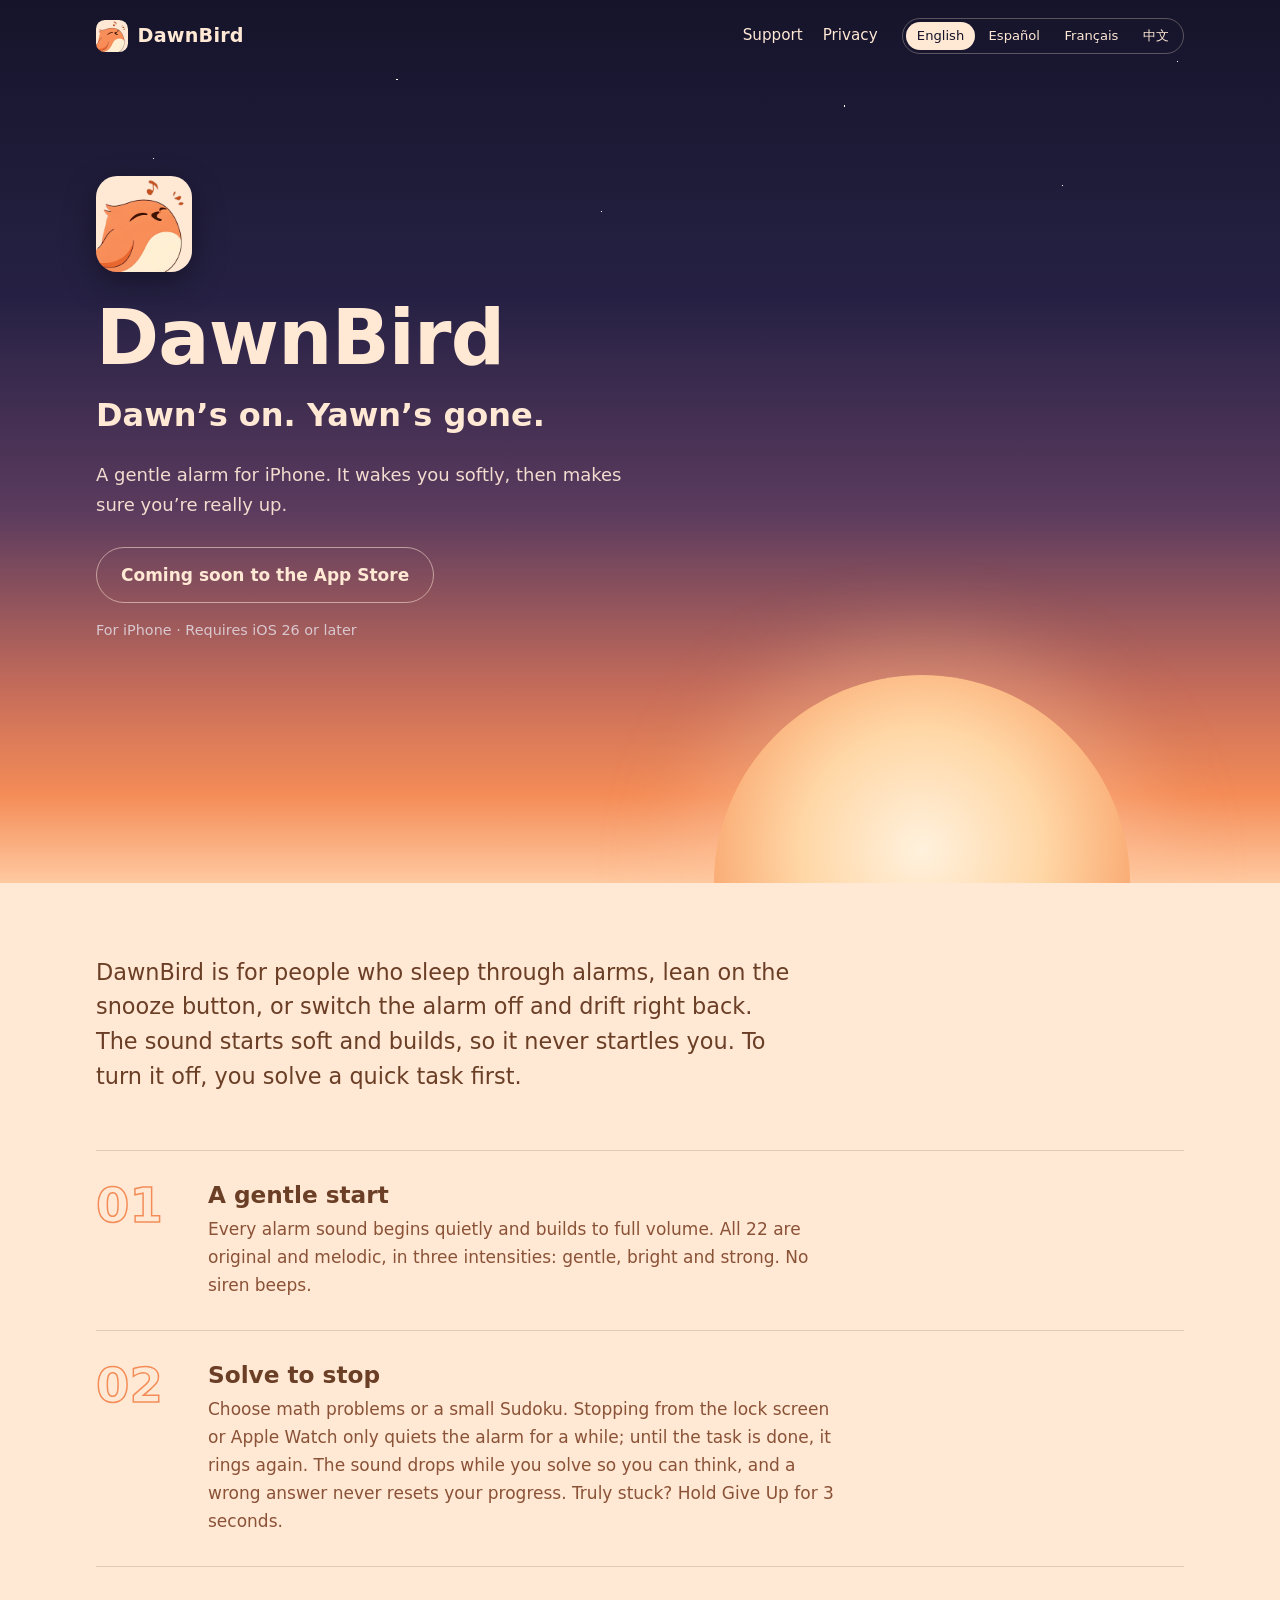
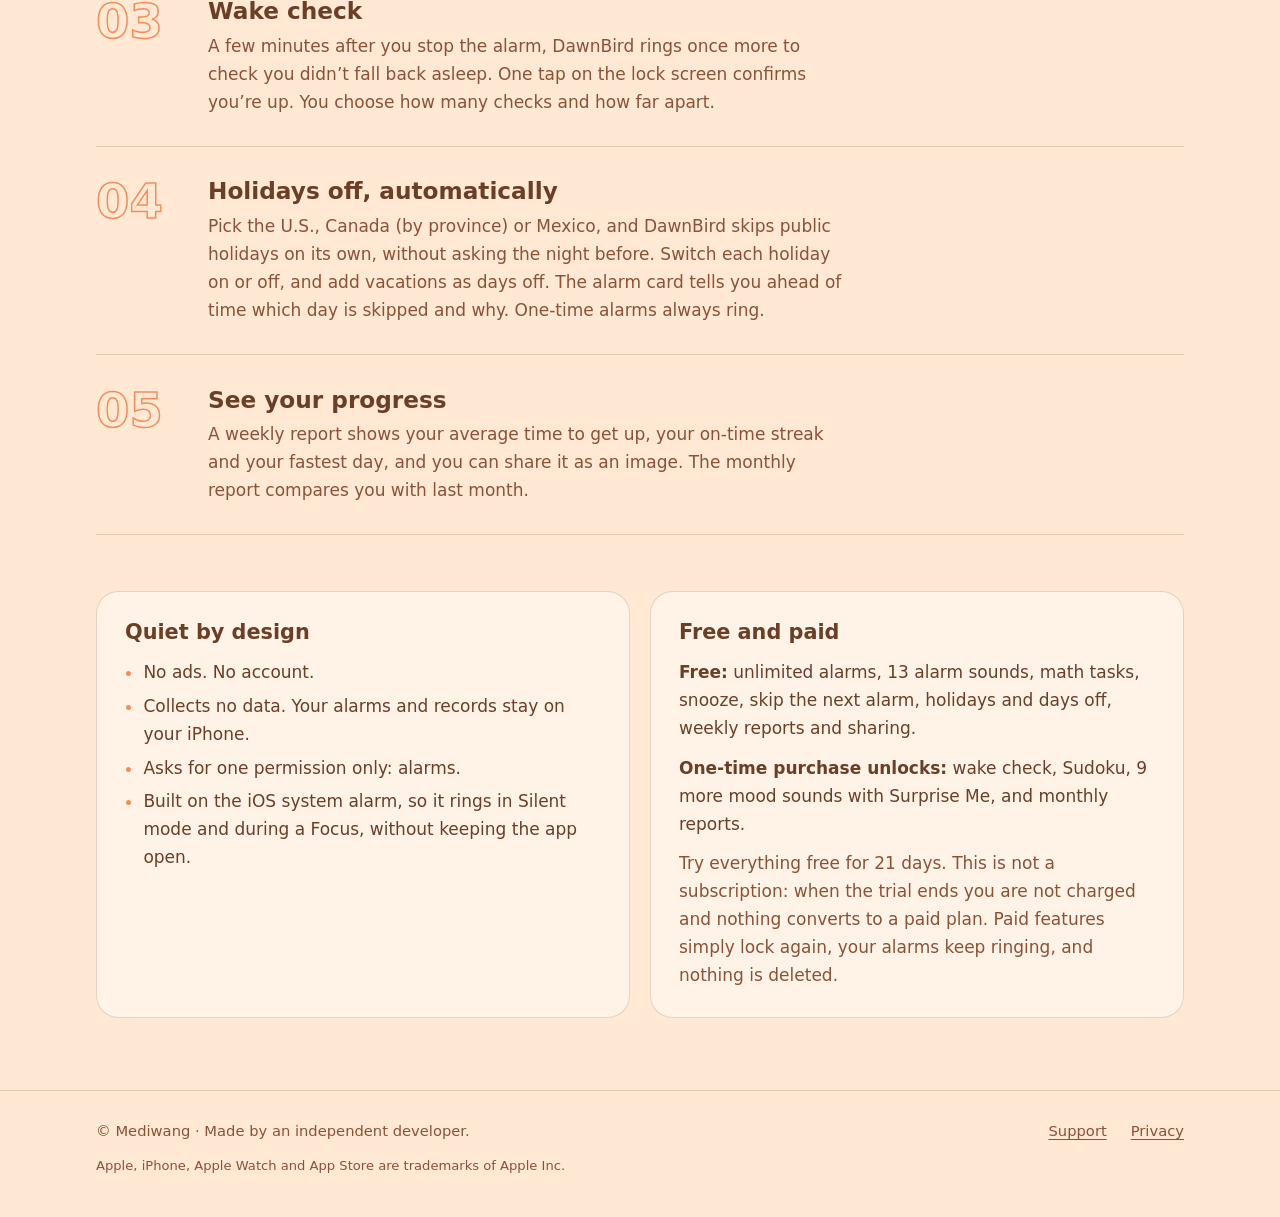
<file: index.html>
<!doctype html>
<html lang="en">
<head>
<meta charset="utf-8">
<meta name="viewport" content="width=device-width, initial-scale=1">
<title>Mediwang</title>
<meta http-equiv="refresh" content="0; url=dawnbird/">
<link rel="canonical" href="dawnbird/">
</head>
<body>
<p>Mediwang · <a href="dawnbird/">DawnBird</a></p>
</body>
</html>
</file>
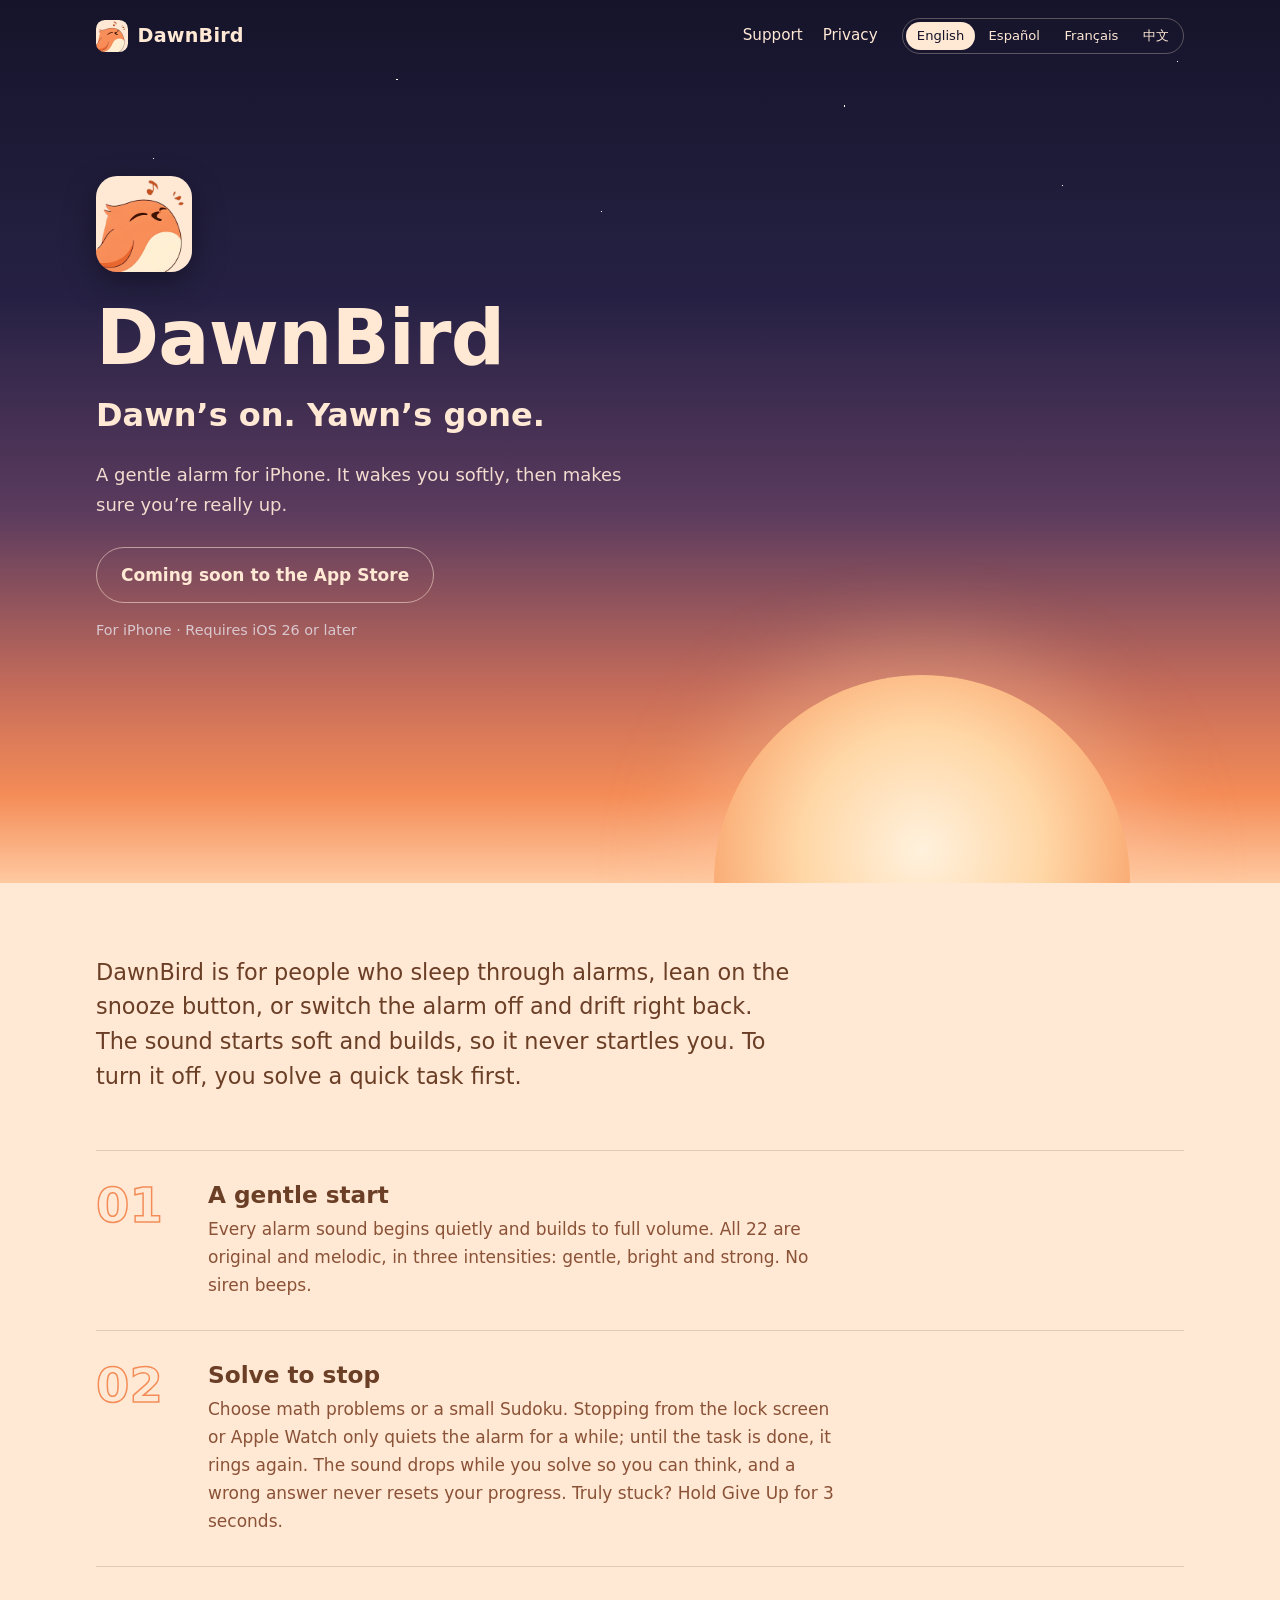
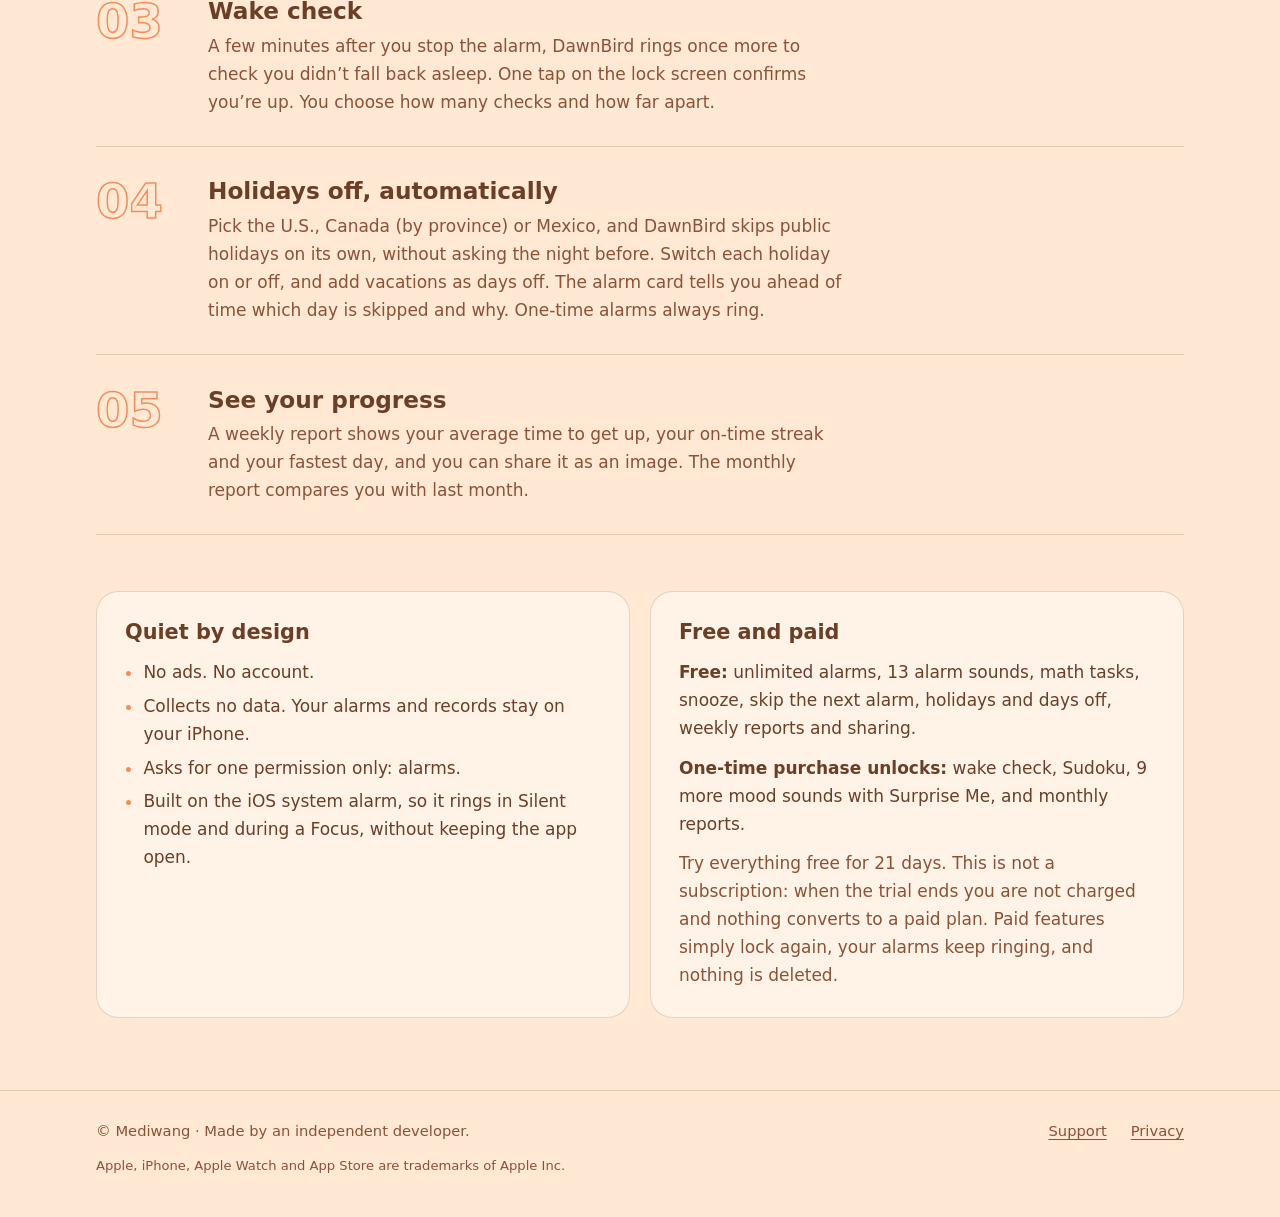
<file: dawnbird/index.html>
<!doctype html>
<html lang="en" data-lang="en" data-title-en="DawnBird – a gentle alarm that makes sure you’re up" data-title-es="DawnBird – una alarma amable que se asegura de que te levantes" data-title-fr="DawnBird – un réveil en douceur qui s’assure que vous êtes debout" data-title-zh="DawnBird – 先轻声唤醒，再确保你真的起来了">
<head>
<meta charset="utf-8">
<meta name="viewport" content="width=device-width, initial-scale=1">
<title>DawnBird – a gentle alarm that makes sure you’re up</title>
<meta name="description" content="DawnBird is a gentle alarm for iPhone. It wakes you softly, then makes sure you are really up: solve a quick task to stop it.">
<meta name="theme-color" content="#15142A">
<link rel="icon" href="assets/favicon.png">
<link rel="stylesheet" href="assets/site.css">
<script src="assets/site.js"></script>
</head>
<body class="home">
<a class="skip" href="#main"><span data-l="en" lang="en">Skip to content</span><span data-l="es" lang="es">Ir al contenido</span><span data-l="fr" lang="fr">Aller au contenu</span><span data-l="zh" lang="zh-Hans">跳到正文</span></a>
<header class="hero">
<div class="wrap top">
  <a class="brand" data-int href="./"><img src="assets/logo.png" alt="" width="32" height="32" onerror="this.remove()">DawnBird</a>
  <nav class="nav" aria-label="Site"><a data-int href="support/"><span data-l="en" lang="en">Support</span><span data-l="es" lang="es">Ayuda</span><span data-l="fr" lang="fr">Assistance</span><span data-l="zh" lang="zh-Hans">帮助</span></a><a data-int href="privacy/"><span data-l="en" lang="en">Privacy</span><span data-l="es" lang="es">Privacidad</span><span data-l="fr" lang="fr">Confidentialité</span><span data-l="zh" lang="zh-Hans">隐私</span></a></nav>
  <div class="langs" role="group" aria-label="Language"><a href="?lang=en" data-set-lang="en" lang="en" hreflang="en" aria-current="true">English</a><a href="?lang=es" data-set-lang="es" lang="es" hreflang="es">Español</a><a href="?lang=fr" data-set-lang="fr" lang="fr" hreflang="fr">Français</a><a href="?lang=zh" data-set-lang="zh" lang="zh-Hans" hreflang="zh-Hans">中文</a></div>
</div>
  <div class="wrap">
    <div class="hero-body">
      <img class="hero-icon" src="assets/icon-256.png" alt="" width="96" height="96" onerror="this.remove()">
<div data-l="en" lang="en">
    <h1>DawnBird</h1>
    <p class="slogan" lang="en">Dawn’s on. Yawn’s gone.</p>
    <p class="lede">A gentle alarm for iPhone. It wakes you softly, then makes sure you’re really up.</p>
    <a class="cta" data-store href="[[APP_STORE_URL]]"><span class="cta-live">Get it on the App Store</span><span class="cta-soon">Coming soon to the App Store</span></a>
    <p class="req">For iPhone · Requires iOS 26 or later</p>
</div>
<div data-l="es" lang="es">
    <h1>DawnBird</h1>
    <p class="slogan" lang="en">Dawn’s on. Yawn’s gone.</p>
    <p class="lede">Una alarma amable para iPhone. Te despierta con suavidad y luego se asegura de que de verdad te levantes.</p>
    <a class="cta" data-store href="[[APP_STORE_URL]]"><span class="cta-live">Consíguela en el App Store</span><span class="cta-soon">Próximamente en el App Store</span></a>
    <p class="req">Para iPhone · Requiere iOS 26 o posterior</p>
</div>
<div data-l="fr" lang="fr">
    <h1>DawnBird</h1>
    <p class="slogan" lang="en">Dawn’s on. Yawn’s gone.</p>
    <p class="lede">Un réveil tout en douceur pour iPhone. Il vous réveille doucement, puis s’assure que vous êtes vraiment debout.</p>
    <a class="cta" data-store href="[[APP_STORE_URL]]"><span class="cta-live">Télécharger dans l’App Store</span><span class="cta-soon">Bientôt dans l’App Store</span></a>
    <p class="req">Pour iPhone · Nécessite iOS 26 ou une version ultérieure</p>
</div>
<div data-l="zh" lang="zh-Hans">
    <h1>DawnBird</h1>
    <p class="slogan" lang="en">Dawn’s on. Yawn’s gone.</p>
    <p class="lede">一款温柔的 iPhone 闹钟：先轻声唤醒，再确保你真的起来了。</p>
    <a class="cta" data-store href="[[APP_STORE_URL]]"><span class="cta-live">前往 App Store 下载</span><span class="cta-soon">即将登陆 App Store</span></a>
    <p class="req">适用于 iPhone · 需要 iOS 26 或更新版本</p>
</div>
    </div>
  </div>
  <div class="sun" aria-hidden="true"></div>
</header>
<main id="main">
<div data-l="en" lang="en">
    <section class="wrap intro"><p>DawnBird is for people who sleep through alarms, lean on the snooze button, or switch the alarm off and drift right back. The sound starts soft and builds, so it never startles you. To turn it off, you solve a quick task first.</p></section>
    <ol class="wrap features">
      <li>
        <span class="num" aria-hidden="true">01</span>
        <div><h2>A gentle start</h2><p>Every alarm sound begins quietly and builds to full volume. All 22 are original and melodic, in three intensities: gentle, bright and strong. No siren beeps.</p></div>
      </li>
      <li>
        <span class="num" aria-hidden="true">02</span>
        <div><h2>Solve to stop</h2><p>Choose math problems or a small Sudoku. Stopping from the lock screen or Apple Watch only quiets the alarm for a while; until the task is done, it rings again. The sound drops while you solve so you can think, and a wrong answer never resets your progress. Truly stuck? Hold Give Up for 3 seconds.</p></div>
      </li>
      <li>
        <span class="num" aria-hidden="true">03</span>
        <div><h2>Wake check</h2><p>A few minutes after you stop the alarm, DawnBird rings once more to check you didn’t fall back asleep. One tap on the lock screen confirms you’re up. You choose how many checks and how far apart.</p></div>
      </li>
      <li>
        <span class="num" aria-hidden="true">04</span>
        <div><h2>Holidays off, automatically</h2><p>Pick the U.S., Canada (by province) or Mexico, and DawnBird skips public holidays on its own, without asking the night before. Switch each holiday on or off, and add vacations as days off. The alarm card tells you ahead of time which day is skipped and why. One-time alarms always ring.</p></div>
      </li>
      <li>
        <span class="num" aria-hidden="true">05</span>
        <div><h2>See your progress</h2><p>A weekly report shows your average time to get up, your on-time streak and your fastest day, and you can share it as an image. The monthly report compares you with last month.</p></div>
      </li>
    </ol>
    <div class="wrap pair">
      <section class="card">
        <h2>Quiet by design</h2>
        <ul>
          <li>No ads. No account.</li>
          <li>Collects no data. Your alarms and records stay on your iPhone.</li>
          <li>Asks for one permission only: alarms.</li>
          <li>Built on the iOS system alarm, so it rings in Silent mode and during a Focus, without keeping the app open.</li>
        </ul>
      </section>
      <section class="card">
        <h2>Free and paid</h2>
          <p><strong>Free:</strong> unlimited alarms, 13 alarm sounds, math tasks, snooze, skip the next alarm, holidays and days off, weekly reports and sharing.</p>
          <p><strong>One-time purchase unlocks:</strong> wake check, Sudoku, 9 more mood sounds with Surprise Me, and monthly reports.</p>
          <p class="quiet">Try everything free for 21 days. This is not a subscription: when the trial ends you are not charged and nothing converts to a paid plan. Paid features simply lock again, your alarms keep ringing, and nothing is deleted.</p>
      </section>
    </div>
</div>
<div data-l="es" lang="es">
    <section class="wrap intro"><p>DawnBird es para quienes no oyen la alarma, abusan del botón de posponer o la apagan y se vuelven a dormir. El sonido empieza suave y va subiendo, así que nunca te sobresalta. Para apagarla, primero tienes que resolver una tarea rápida.</p></section>
    <ol class="wrap features">
      <li>
        <span class="num" aria-hidden="true">01</span>
        <div><h2>Un comienzo suave</h2><p>Cada sonido de alarma empieza bajito y sube hasta el volumen completo. Los 22 son originales y melódicos, en tres intensidades: suave, alegre y fuerte. Nada de pitidos de sirena.</p></div>
      </li>
      <li>
        <span class="num" aria-hidden="true">02</span>
        <div><h2>Resuelve para apagar</h2><p>Elige problemas de matemáticas o un sudoku pequeño. Detenerla desde la pantalla de bloqueo o el Apple Watch solo la silencia un rato; mientras la tarea no esté hecha, volverá a sonar. El sonido baja mientras resuelves para que puedas pensar, y una respuesta incorrecta nunca reinicia tu progreso. ¿De verdad no puedes? Mantén pulsado Rendirme durante 3 segundos.</p></div>
      </li>
      <li>
        <span class="num" aria-hidden="true">03</span>
        <div><h2>Confirmación de que te levantaste</h2><p>Unos minutos después de apagar la alarma, DawnBird suena una vez más para comprobar que no te volviste a dormir. Un toque en la pantalla de bloqueo confirma que ya estás de pie. Tú decides cuántas comprobaciones y cada cuánto.</p></div>
      </li>
      <li>
        <span class="num" aria-hidden="true">04</span>
        <div><h2>Días festivos libres, automáticamente</h2><p>Elige Estados Unidos, Canadá (por provincia) o México, y DawnBird omite los días festivos por su cuenta, sin preguntarte la noche anterior. Activa o desactiva cada festivo y agrega tus vacaciones como días libres. La tarjeta de la alarma te avisa con anticipación qué día se omite y por qué. Las alarmas de una sola vez siempre suenan.</p></div>
      </li>
      <li>
        <span class="num" aria-hidden="true">05</span>
        <div><h2>Mira tu progreso</h2><p>El informe semanal muestra tu tiempo promedio para levantarte, tu racha de puntualidad y tu día más rápido, y puedes compartirlo como imagen. El informe mensual te compara con el mes anterior.</p></div>
      </li>
    </ol>
    <div class="wrap pair">
      <section class="card">
        <h2>Tranquila por diseño</h2>
        <ul>
          <li>Sin anuncios. Sin cuenta.</li>
          <li>No recopila datos. Tus alarmas y registros se quedan en tu iPhone.</li>
          <li>Pide un solo permiso: alarmas.</li>
          <li>Se basa en la alarma del sistema de iOS, así que suena en modo Silencio y con un modo de concentración activo, sin tener la app abierta.</li>
        </ul>
      </section>
      <section class="card">
        <h2>Gratis y de pago</h2>
          <p><strong>Gratis:</strong> alarmas ilimitadas, 13 sonidos de alarma, tareas de matemáticas, posponer, omitir la próxima alarma, días festivos y días libres, informes semanales y compartir.</p>
          <p><strong>Una compra única desbloquea:</strong> la confirmación de que te levantaste, el sudoku, 9 sonidos más con Surprise Me y los informes mensuales.</p>
          <p class="quiet">Prueba todo gratis durante 21 días. No es una suscripción: al terminar la prueba no se te cobra nada ni se convierte en un plan de pago. Las funciones de pago simplemente se vuelven a bloquear, tus alarmas siguen sonando y no se borra nada.</p>
      </section>
    </div>
</div>
<div data-l="fr" lang="fr">
    <section class="wrap intro"><p>DawnBird s’adresse à ceux qui n’entendent pas leur réveil, abusent du rappel d’alarme ou l’éteignent avant de se rendormir. Le son commence doucement puis monte, sans jamais vous faire sursauter. Pour l’arrêter, il faut d’abord résoudre un petit défi.</p></section>
    <ol class="wrap features">
      <li>
        <span class="num" aria-hidden="true">01</span>
        <div><h2>Un départ en douceur</h2><p>Chaque sonnerie commence tout bas et monte jusqu’au plein volume. Les 22 sonneries sont originales et mélodiques, en trois intensités : douce, vive et forte. Pas de bips de sirène.</p></div>
      </li>
      <li>
        <span class="num" aria-hidden="true">02</span>
        <div><h2>Résoudre pour arrêter</h2><p>Choisissez des calculs ou un petit sudoku. Arrêter l’alarme depuis l’écran verrouillé ou l’Apple Watch ne fait que la mettre en sourdine un moment ; tant que le défi n’est pas résolu, elle sonne de nouveau. Le son baisse pendant que vous réfléchissez, et une mauvaise réponse ne remet jamais votre progression à zéro. Vraiment bloqué ? Maintenez Abandonner pendant 3 secondes.</p></div>
      </li>
      <li>
        <span class="num" aria-hidden="true">03</span>
        <div><h2>Contrôle de réveil</h2><p>Quelques minutes après l’arrêt de l’alarme, DawnBird sonne encore une fois pour vérifier que vous ne vous êtes pas rendormi. Un seul toucher sur l’écran verrouillé confirme que vous êtes debout. Vous choisissez le nombre de contrôles et leur intervalle.</p></div>
      </li>
      <li>
        <span class="num" aria-hidden="true">04</span>
        <div><h2>Jours fériés sautés automatiquement</h2><p>Choisissez les États-Unis, le Canada (par province) ou le Mexique, et DawnBird saute tout seul les jours fériés, sans rien vous demander la veille. Activez ou désactivez chaque jour férié, et ajoutez vos vacances comme congés. La carte de l’alarme indique à l’avance quel jour sera sauté, et pourquoi. Les alarmes uniques sonnent toujours.</p></div>
      </li>
      <li>
        <span class="num" aria-hidden="true">05</span>
        <div><h2>Suivez vos progrès</h2><p>Le bilan hebdomadaire affiche votre temps moyen pour vous lever, votre série de réveils à l’heure et votre journée la plus rapide ; vous pouvez le partager sous forme d’image. Le bilan mensuel vous compare au mois précédent.</p></div>
      </li>
    </ol>
    <div class="wrap pair">
      <section class="card">
        <h2>Discrète par conception</h2>
        <ul>
          <li>Aucune publicité. Aucun compte.</li>
          <li>Aucune collecte de données. Vos alarmes et votre historique restent sur votre iPhone.</li>
          <li>Une seule autorisation demandée : les alarmes.</li>
          <li>Repose sur l’alarme système d’iOS : elle sonne en mode silencieux et avec Concentration activée, sans garder l’app ouverte.</li>
        </ul>
      </section>
      <section class="card">
        <h2>Gratuit et payant</h2>
          <p><strong>Gratuit :</strong> alarmes illimitées, 13 sonneries, calculs, rappel d’alarme, Sauter la suivante, jours fériés et congés, bilan hebdomadaire et partage.</p>
          <p><strong>Un achat unique débloque :</strong> les contrôles de réveil, le sudoku, 9 sonneries d’ambiance supplémentaires et Surprenez-moi, et les bilans mensuels.</p>
          <p class="quiet">Essayez tout gratuitement pendant 21 jours. Ce n’est pas un abonnement : à la fin de l’essai, rien n’est facturé et rien ne se transforme en formule payante. Les fonctionnalités payantes se verrouillent simplement à nouveau, vos alarmes continuent de sonner et rien n’est supprimé.</p>
      </section>
    </div>
</div>
<div data-l="zh" lang="zh-Hans">
    <section class="wrap intro"><p>DawnBird 是给叫不醒、爱按贪睡、关了闹钟又睡着的人做的。铃声从轻到响慢慢升起，不吓人；要关掉它，得先完成一个小任务。</p></section>
    <ol class="wrap features">
      <li>
        <span class="num" aria-hidden="true">01</span>
        <div><h2>温柔开头</h2><p>每首闹铃都从轻声开始，逐渐升到满音量。22 首全部原创、有旋律，分温和、明快、强力三档，没有警报式的哔哔声。</p></div>
      </li>
      <li>
        <span class="num" aria-hidden="true">02</span>
        <div><h2>做题才算关</h2><p>可以选算数题或小数独。在锁屏或 Apple Watch 上按停，只会让它安静一会儿；题没做完，它会再响。做题时铃声会降低，让你能想清楚；答错不清零。真的做不出来，长按“放弃”3 秒即可停止。</p></div>
      </li>
      <li>
        <span class="num" aria-hidden="true">03</span>
        <div><h2>起床确认</h2><p>关掉闹钟几分钟后，DawnBird 会再响一次，确认你没有睡回去。在锁屏上按一下就算确认。次数和间隔由你决定。</p></div>
      </li>
      <li>
        <span class="num" aria-hidden="true">04</span>
        <div><h2>节假日自动跳过</h2><p>选美国、加拿大（按省）或墨西哥，DawnBird 会自己跳过法定节假日，前一晚不会来问。每个假日都可以单独开关，年假、出差可以设成休息日。跳过哪天、为什么跳过，闹钟卡片上会提前写明。一次性闹钟永远照常响。</p></div>
      </li>
      <li>
        <span class="num" aria-hidden="true">05</span>
        <div><h2>看见自己的进步</h2><p>周报显示平均起床用时、连续准时天数和最快的一天，可以生成图片分享。月报会和上个月对比。</p></div>
      </li>
    </ol>
    <div class="wrap pair">
      <section class="card">
        <h2>干净、安静</h2>
        <ul>
          <li>没有广告，没有账号。</li>
          <li>不收集任何数据，闹钟和记录只存在你的 iPhone 上。</li>
          <li>只申请闹钟这一项权限。</li>
          <li>基于 iOS 系统闹钟，静音模式和专注模式下照常响，不用一直开着 App。</li>
        </ul>
      </section>
      <section class="card">
        <h2>免费与付费</h2>
          <p><strong>免费：</strong>不限个数的闹钟、13 首闹铃、算数题、贪睡、只跳过下一次、节假日与休息日、周报与分享。</p>
          <p><strong>一次买断解锁：</strong>起床确认、数独、另外 9 首情绪闹铃与 Surprise Me、月报。</p>
          <p class="quiet">可以先免费试用全部功能 21 天。这不是订阅：到期不会扣费，也不会自动转成付费，只是付费功能重新锁上；闹钟照常响，什么都不会删除。</p>
      </section>
    </div>
</div>
</main>
<footer class="foot">
  <div class="wrap">
    <div class="row">
      <p>© Mediwang · <span data-l="en" lang="en">Made by an independent developer.</span><span data-l="es" lang="es">Hecha por un desarrollador independiente.</span><span data-l="fr" lang="fr">Créée par un développeur indépendant.</span><span data-l="zh" lang="zh-Hans">由独立开发者制作。</span></p>
      <a data-int href="support/"><span data-l="en" lang="en">Support</span><span data-l="es" lang="es">Ayuda</span><span data-l="fr" lang="fr">Assistance</span><span data-l="zh" lang="zh-Hans">帮助</span></a>
      <a data-int href="privacy/"><span data-l="en" lang="en">Privacy</span><span data-l="es" lang="es">Privacidad</span><span data-l="fr" lang="fr">Confidentialité</span><span data-l="zh" lang="zh-Hans">隐私</span></a>
    </div>
    <p class="legal"><span data-l="en" lang="en">Apple, iPhone, Apple Watch and App Store are trademarks of Apple Inc.</span><span data-l="es" lang="es">Apple, iPhone, Apple Watch y App Store son marcas comerciales de Apple Inc.</span><span data-l="fr" lang="fr">Apple, iPhone, Apple Watch et App Store sont des marques de commerce d’Apple Inc.</span><span data-l="zh" lang="zh-Hans">Apple、iPhone、Apple Watch 和 App Store 是 Apple Inc. 的商标。</span></p>
  </div>
</footer>
</body>
</html>
</file>
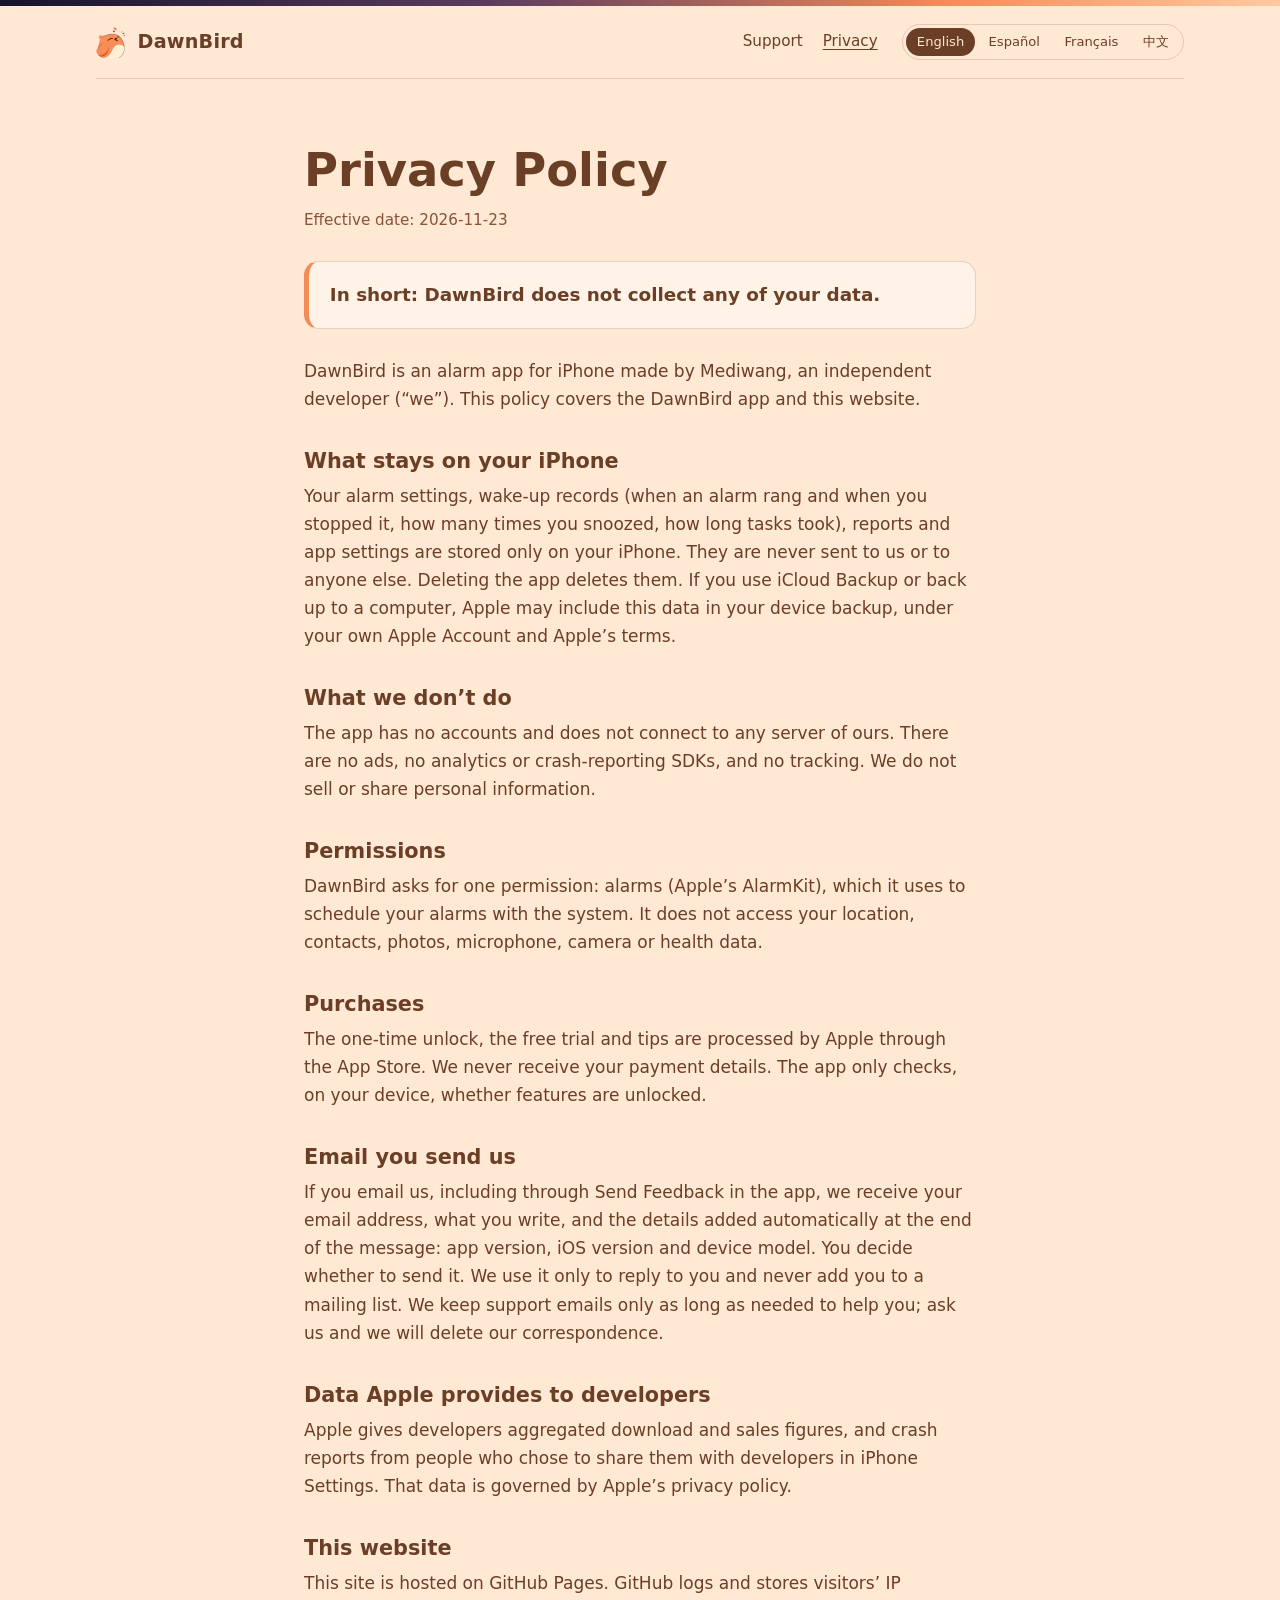
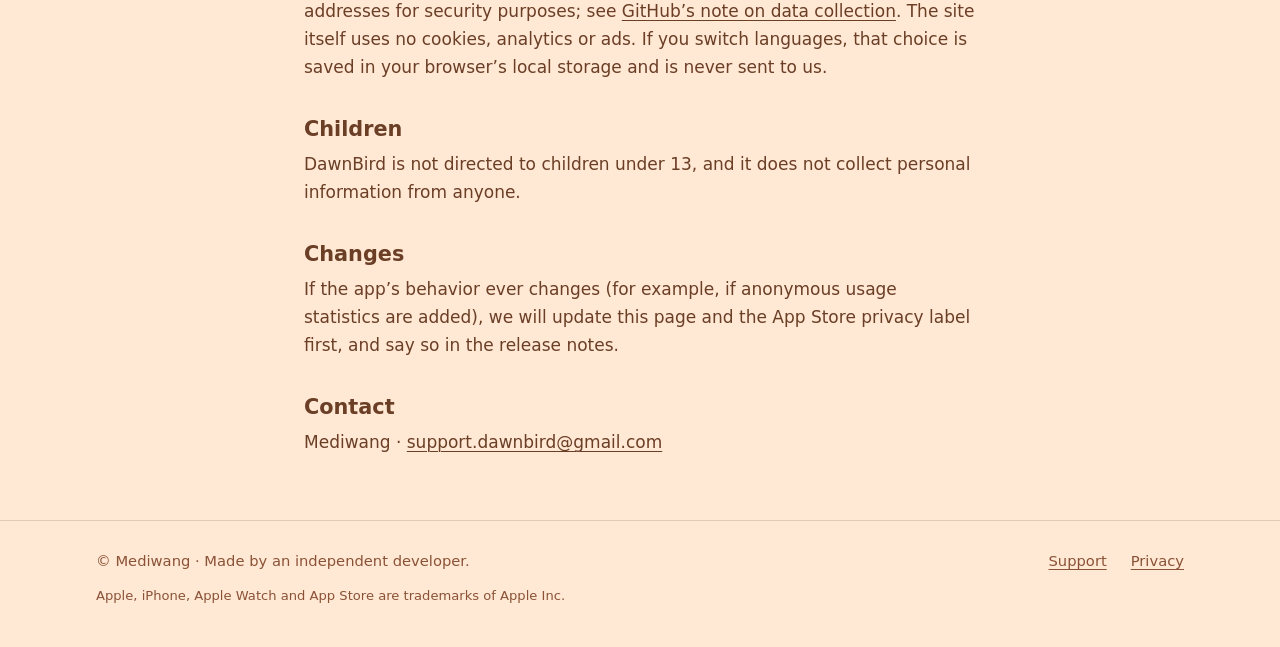
<file: dawnbird/privacy/index.html>
<!doctype html>
<html lang="en" data-lang="en" data-title-en="DawnBird Privacy Policy" data-title-es="Política de privacidad de DawnBird" data-title-fr="Politique de confidentialité de DawnBird" data-title-zh="DawnBird 隐私政策">
<head>
<meta charset="utf-8">
<meta name="viewport" content="width=device-width, initial-scale=1">
<title>DawnBird Privacy Policy</title>
<meta name="description" content="DawnBird does not collect any of your data. This page explains what stays on your iPhone and what happens if you email us.">
<meta name="theme-color" content="#FFE8D4" media="(prefers-color-scheme: light)">
<meta name="theme-color" content="#15142A" media="(prefers-color-scheme: dark)">
<link rel="icon" href="../assets/favicon.png">
<link rel="stylesheet" href="../assets/site.css">
<script src="../assets/site.js"></script>
</head>
<body class="page">
<a class="skip" href="#main"><span data-l="en" lang="en">Skip to content</span><span data-l="es" lang="es">Ir al contenido</span><span data-l="fr" lang="fr">Aller au contenu</span><span data-l="zh" lang="zh-Hans">跳到正文</span></a>
<div class="dawn-bar" aria-hidden="true"></div>
<header>
<div class="wrap top">
  <a class="brand" data-int href="../"><img src="../assets/logo.png" alt="" width="32" height="32" onerror="this.remove()">DawnBird</a>
  <nav class="nav" aria-label="Site"><a data-int href="../support/"><span data-l="en" lang="en">Support</span><span data-l="es" lang="es">Ayuda</span><span data-l="fr" lang="fr">Assistance</span><span data-l="zh" lang="zh-Hans">帮助</span></a><a data-int href="../privacy/" aria-current="page"><span data-l="en" lang="en">Privacy</span><span data-l="es" lang="es">Privacidad</span><span data-l="fr" lang="fr">Confidentialité</span><span data-l="zh" lang="zh-Hans">隐私</span></a></nav>
  <div class="langs" role="group" aria-label="Language"><a href="?lang=en" data-set-lang="en" lang="en" hreflang="en" aria-current="true">English</a><a href="?lang=es" data-set-lang="es" lang="es" hreflang="es">Español</a><a href="?lang=fr" data-set-lang="fr" lang="fr" hreflang="fr">Français</a><a href="?lang=zh" data-set-lang="zh" lang="zh-Hans" hreflang="zh-Hans">中文</a></div>
</div>
</header>
<main id="main" class="wrap-text">
<div data-l="en" lang="en">
  <h1>Privacy Policy</h1>
  <p class="meta">Effective date: 2026-11-23</p>
  <div class="callout"><p>In short: DawnBird does not collect any of your data.</p></div>
  <p>DawnBird is an alarm app for iPhone made by Mediwang, an independent developer (“we”). This policy covers the DawnBird app and this website.</p>
  <h2>What stays on your iPhone</h2>
  <p>Your alarm settings, wake-up records (when an alarm rang and when you stopped it, how many times you snoozed, how long tasks took), reports and app settings are stored only on your iPhone. They are never sent to us or to anyone else. Deleting the app deletes them. If you use iCloud Backup or back up to a computer, Apple may include this data in your device backup, under your own Apple Account and Apple’s terms.</p>
  <h2>What we don’t do</h2>
  <p>The app has no accounts and does not connect to any server of ours. There are no ads, no analytics or crash-reporting SDKs, and no tracking. We do not sell or share personal information.</p>
  <h2>Permissions</h2>
  <p>DawnBird asks for one permission: alarms (Apple’s AlarmKit), which it uses to schedule your alarms with the system. It does not access your location, contacts, photos, microphone, camera or health data.</p>
  <h2>Purchases</h2>
  <p>The one-time unlock, the free trial and tips are processed by Apple through the App Store. We never receive your payment details. The app only checks, on your device, whether features are unlocked.</p>
  <h2>Email you send us</h2>
  <p>If you email us, including through Send Feedback in the app, we receive your email address, what you write, and the details added automatically at the end of the message: app version, iOS version and device model. You decide whether to send it. We use it only to reply to you and never add you to a mailing list. We keep support emails only as long as needed to help you; ask us and we will delete our correspondence.</p>
  <h2>Data Apple provides to developers</h2>
  <p>Apple gives developers aggregated download and sales figures, and crash reports from people who chose to share them with developers in iPhone Settings. That data is governed by Apple’s privacy policy.</p>
  <h2>This website</h2>
  <p>This site is hosted on GitHub Pages. GitHub logs and stores visitors’ IP addresses for security purposes; see <a href="https://docs.github.com/en/pages/getting-started-with-github-pages/what-is-github-pages">GitHub’s note on data collection</a>. The site itself uses no cookies, analytics or ads. If you switch languages, that choice is saved in your browser’s local storage and is never sent to us.</p>
  <h2>Children</h2>
  <p>DawnBird is not directed to children under 13, and it does not collect personal information from anyone.</p>
  <h2>Changes</h2>
  <p>If the app’s behavior ever changes (for example, if anonymous usage statistics are added), we will update this page and the App Store privacy label first, and say so in the release notes.</p>
  <h2>Contact</h2>
  <p>Mediwang · <a href="mailto:support.dawnbird@gmail.com">support.dawnbird@gmail.com</a></p>
</div>
<div data-l="es" lang="es">
  <h1>Política de privacidad</h1>
  <p class="meta">Fecha de entrada en vigor: 2026-11-23</p>
  <div class="callout"><p>En resumen: DawnBird no recopila ninguno de tus datos.</p></div>
  <p>DawnBird es una app de alarma para iPhone creada por Mediwang, desarrollador independiente («nosotros»). Esta política se aplica a la app DawnBird y a este sitio web.</p>
  <h2>Lo que se queda en tu iPhone</h2>
  <p>La configuración de tus alarmas, tus registros de despertar (cuándo sonó una alarma y cuándo la detuviste, cuántas veces la pospusiste, cuánto tardaste en las tareas), los informes y los ajustes de la app se guardan únicamente en tu iPhone. Nunca se envían a nosotros ni a nadie más. Al eliminar la app, se eliminan. Si usas la copia de seguridad de iCloud o haces copias en una computadora, Apple puede incluir estos datos en la copia de tu dispositivo, bajo tu propia cuenta de Apple y las condiciones de Apple.</p>
  <h2>Lo que no hacemos</h2>
  <p>La app no tiene cuentas y no se conecta a ningún servidor nuestro. No hay anuncios, ni SDK de analítica o de informes de fallos, ni rastreo. No vendemos ni compartimos información personal.</p>
  <h2>Permisos</h2>
  <p>DawnBird pide un solo permiso: alarmas (AlarmKit de Apple), que usa para programar tus alarmas en el sistema. No accede a tu ubicación, contactos, fotos, micrófono, cámara ni datos de salud.</p>
  <h2>Compras</h2>
  <p>El desbloqueo de pago único, la prueba gratuita y las propinas los procesa Apple a través del App Store. Nunca recibimos tus datos de pago. La app solo comprueba, en tu dispositivo, si las funciones están desbloqueadas.</p>
  <h2>Correos que nos envías</h2>
  <p>Si nos escribes, también mediante Send Feedback en la app, recibimos tu dirección de correo, lo que escribes y los datos que se añaden automáticamente al final del mensaje: versión de la app, versión de iOS y modelo del dispositivo. Tú decides si lo envías. Lo usamos únicamente para responderte y nunca te añadimos a una lista de correo. Conservamos los correos de soporte solo el tiempo necesario para ayudarte; si nos lo pides, eliminaremos nuestra correspondencia.</p>
  <h2>Datos que Apple proporciona a los desarrolladores</h2>
  <p>Apple ofrece a los desarrolladores cifras agregadas de descargas y ventas, así como informes de fallos de quienes eligieron compartirlos con los desarrolladores en los Ajustes del iPhone. Esos datos se rigen por la política de privacidad de Apple.</p>
  <h2>Este sitio web</h2>
  <p>Este sitio está alojado en GitHub Pages. GitHub registra y almacena las direcciones IP de los visitantes con fines de seguridad; consulta la <a href="https://docs.github.com/en/pages/getting-started-with-github-pages/what-is-github-pages">nota de GitHub sobre la recopilación de datos</a> (en inglés). El sitio en sí no usa cookies, analítica ni anuncios. Si cambias de idioma, esa elección se guarda en el almacenamiento local de tu navegador y nunca se nos envía.</p>
  <h2>Menores</h2>
  <p>DawnBird no está dirigida a menores de 13 años y no recopila información personal de nadie.</p>
  <h2>Cambios</h2>
  <p>Si el comportamiento de la app cambia alguna vez (por ejemplo, si se añaden estadísticas de uso anónimas), actualizaremos primero esta página y la etiqueta de privacidad del App Store, y lo indicaremos en las notas de la versión.</p>
  <h2>Contacto</h2>
  <p>Mediwang · <a href="mailto:support.dawnbird@gmail.com">support.dawnbird@gmail.com</a></p>
  <p class="note">Esta es una traducción de cortesía. Si difiere de la versión en inglés, prevalece la versión en inglés.</p>
</div>
<div data-l="fr" lang="fr">
  <h1>Politique de confidentialité</h1>
  <p class="meta">Date d’entrée en vigueur : 2026-11-23</p>
  <div class="callout"><p>En bref : DawnBird ne recueille aucune de vos données.</p></div>
  <p>DawnBird est une app de réveil pour iPhone créée par Mediwang, développeur indépendant (« nous »). La présente politique s’applique à l’app DawnBird et à ce site Web.</p>
  <h2>Ce qui reste sur votre iPhone</h2>
  <p>Les réglages de vos alarmes, votre historique de réveil (l’heure à laquelle une alarme a sonné et celle où vous l’avez arrêtée, le nombre de rappels, le temps passé sur les défis), les bilans et les réglages de l’app sont stockés uniquement sur votre iPhone. Ils ne sont jamais envoyés ni à nous ni à qui que ce soit. Supprimer l’app les supprime. Si vous utilisez la sauvegarde iCloud ou une sauvegarde sur ordinateur, Apple peut inclure ces données dans la sauvegarde de votre appareil, sous votre propre compte Apple et selon les conditions d’Apple.</p>
  <h2>Ce que nous ne faisons pas</h2>
  <p>L’app n’a pas de système de compte et ne se connecte à aucun serveur nous appartenant. Il n’y a ni publicité, ni SDK d’analyse ou de rapport de plantage, ni suivi. Nous ne vendons ni ne partageons aucun renseignement personnel.</p>
  <h2>Autorisations</h2>
  <p>DawnBird demande une seule autorisation : les alarmes (AlarmKit d’Apple), qui sert à programmer vos alarmes dans le système. L’app n’accède ni à votre position, ni à vos contacts, ni à vos photos, ni au micro, ni à l’appareil photo, ni à vos données de santé.</p>
  <h2>Achats</h2>
  <p>Le déblocage par achat unique, l’essai gratuit et les pourboires sont traités par Apple par l’entremise de l’App Store. Nous ne recevons jamais vos renseignements de paiement. L’app vérifie seulement, sur votre appareil, si les fonctionnalités sont débloquées.</p>
  <h2>Les courriels que vous nous envoyez</h2>
  <p>Si vous nous écrivez, y compris au moyen d’Envoyer un avis dans l’app, nous recevons votre adresse courriel, votre message et les renseignements ajoutés automatiquement à la fin de celui-ci : version de l’app, version d’iOS et modèle de l’appareil. C’est vous qui décidez de l’envoyer. Nous l’utilisons uniquement pour vous répondre et ne vous ajoutons jamais à une liste d’envoi. Nous conservons les courriels d’assistance seulement le temps nécessaire pour vous aider ; sur demande, nous supprimons nos échanges.</p>
  <h2>Données qu’Apple fournit aux développeurs</h2>
  <p>Apple fournit aux développeurs des chiffres agrégés de téléchargements et de ventes, ainsi que les rapports de plantage des personnes qui ont choisi de les partager avec les développeurs dans les Réglages de l’iPhone. Ces données sont régies par la politique de confidentialité d’Apple.</p>
  <h2>Ce site Web</h2>
  <p>Ce site est hébergé sur GitHub Pages. GitHub consigne et conserve les adresses IP des visiteurs à des fins de sécurité ; consultez la <a href="https://docs.github.com/en/pages/getting-started-with-github-pages/what-is-github-pages">note de GitHub sur la collecte de données</a> (en anglais). Le site lui-même n’utilise ni témoins (cookies), ni outil d’analyse, ni publicité. Si vous changez de langue, ce choix est enregistré dans le stockage local de votre navigateur et ne nous est jamais transmis.</p>
  <h2>Enfants</h2>
  <p>DawnBird ne s’adresse pas aux enfants de moins de 13 ans et ne recueille de renseignements personnels auprès de personne.</p>
  <h2>Modifications</h2>
  <p>Si le fonctionnement de l’app change un jour (par exemple, si des statistiques d’utilisation anonymes sont ajoutées), nous mettrons d’abord à jour cette page et l’étiquette de confidentialité de l’App Store, et nous l’indiquerons dans les notes de version.</p>
  <h2>Nous joindre</h2>
  <p>Mediwang · <a href="mailto:support.dawnbird@gmail.com">support.dawnbird@gmail.com</a></p>
  <p class="note">Cette traduction est fournie pour votre commodité. En cas de divergence avec la version anglaise, la version anglaise prévaut.</p>
</div>
<div data-l="zh" lang="zh-Hans">
  <h1>隐私政策</h1>
  <p class="meta">生效日期：2026-11-23</p>
  <div class="callout"><p>简单说：DawnBird 不收集你的任何数据。</p></div>
  <p>DawnBird 是一款 iPhone 闹钟 App，由独立开发者 Mediwang（下称「我们」）开发。本政策适用于 DawnBird App 和本网站。</p>
  <h2>保存在你 iPhone 上的内容</h2>
  <p>闹钟设置、起床记录（响铃和关闭的时间、贪睡次数、做题用时）、报告和 App 设置只保存在你的 iPhone 上，不会发送给我们或任何人。删除 App 时会一并删除。如果你使用 iCloud 云备份或电脑备份，Apple 可能会把这些数据包含在你的设备备份里，归属于你自己的 Apple 账户并适用 Apple 的条款。</p>
  <h2>我们不做的事</h2>
  <p>App 没有账号系统，也不连接我们的任何服务器。没有广告，没有统计分析或崩溃报告 SDK，不追踪。我们不出售、不共享个人信息。</p>
  <h2>权限</h2>
  <p>DawnBird 只申请一项权限：闹钟（Apple 的 AlarmKit），用来在系统里排定你的闹钟。App 不访问定位、通讯录、照片、麦克风、摄像头或健康数据。</p>
  <h2>购买</h2>
  <p>一次性买断、免费试用和打赏都由 Apple 通过 App Store 处理。我们拿不到你的付款信息。App 只在你的设备上确认功能是否已解锁。</p>
  <h2>你发给我们的邮件</h2>
  <p>如果你给我们发邮件（包括通过 App 内的 Send Feedback），我们会收到你的邮箱地址、你写的内容，以及邮件末尾自动附上的信息：App 版本、iOS 版本和机型。是否发送由你决定。我们只用它来回复你，不会把你加入任何邮件列表。支持邮件只在帮你解决问题所需的时间内保留；你提出要求，我们就会删除往来邮件。</p>
  <h2>Apple 提供给开发者的数据</h2>
  <p>Apple 会向开发者提供汇总的下载和销售数据，以及你在 iPhone 设置中同意与开发者共享的崩溃报告。这些数据受 Apple 隐私政策约束。</p>
  <h2>本网站</h2>
  <p>本网站托管在 GitHub Pages 上。出于安全目的，GitHub 会记录并保存访问者的 IP 地址，详见 <a href="https://docs.github.com/en/pages/getting-started-with-github-pages/what-is-github-pages">GitHub 关于数据收集的说明</a>（英文）。网站本身不使用 Cookie、统计分析或广告。如果你切换了语言，这个选择只保存在你浏览器的本地存储里，不会发送给我们。</p>
  <h2>儿童</h2>
  <p>DawnBird 不面向 13 岁以下儿童，也不收集任何人的个人信息。</p>
  <h2>变更</h2>
  <p>如果将来 App 的行为发生变化（例如加入匿名使用统计），我们会先更新本页和 App Store 隐私标签，并在更新说明中写明。</p>
  <h2>联系我们</h2>
  <p>Mediwang · <a href="mailto:support.dawnbird@gmail.com">support.dawnbird@gmail.com</a></p>
  <p class="note">本译文仅供参考。如与英文版不一致，以英文版为准。</p>
</div>
</main>
<footer class="foot">
  <div class="wrap">
    <div class="row">
      <p>© Mediwang · <span data-l="en" lang="en">Made by an independent developer.</span><span data-l="es" lang="es">Hecha por un desarrollador independiente.</span><span data-l="fr" lang="fr">Créée par un développeur indépendant.</span><span data-l="zh" lang="zh-Hans">由独立开发者制作。</span></p>
      <a data-int href="../support/"><span data-l="en" lang="en">Support</span><span data-l="es" lang="es">Ayuda</span><span data-l="fr" lang="fr">Assistance</span><span data-l="zh" lang="zh-Hans">帮助</span></a>
      <a data-int href="../privacy/"><span data-l="en" lang="en">Privacy</span><span data-l="es" lang="es">Privacidad</span><span data-l="fr" lang="fr">Confidentialité</span><span data-l="zh" lang="zh-Hans">隐私</span></a>
    </div>
    <p class="legal"><span data-l="en" lang="en">Apple, iPhone, Apple Watch and App Store are trademarks of Apple Inc.</span><span data-l="es" lang="es">Apple, iPhone, Apple Watch y App Store son marcas comerciales de Apple Inc.</span><span data-l="fr" lang="fr">Apple, iPhone, Apple Watch et App Store sont des marques de commerce d’Apple Inc.</span><span data-l="zh" lang="zh-Hans">Apple、iPhone、Apple Watch 和 App Store 是 Apple Inc. 的商标。</span></p>
  </div>
</footer>
</body>
</html>
</file>
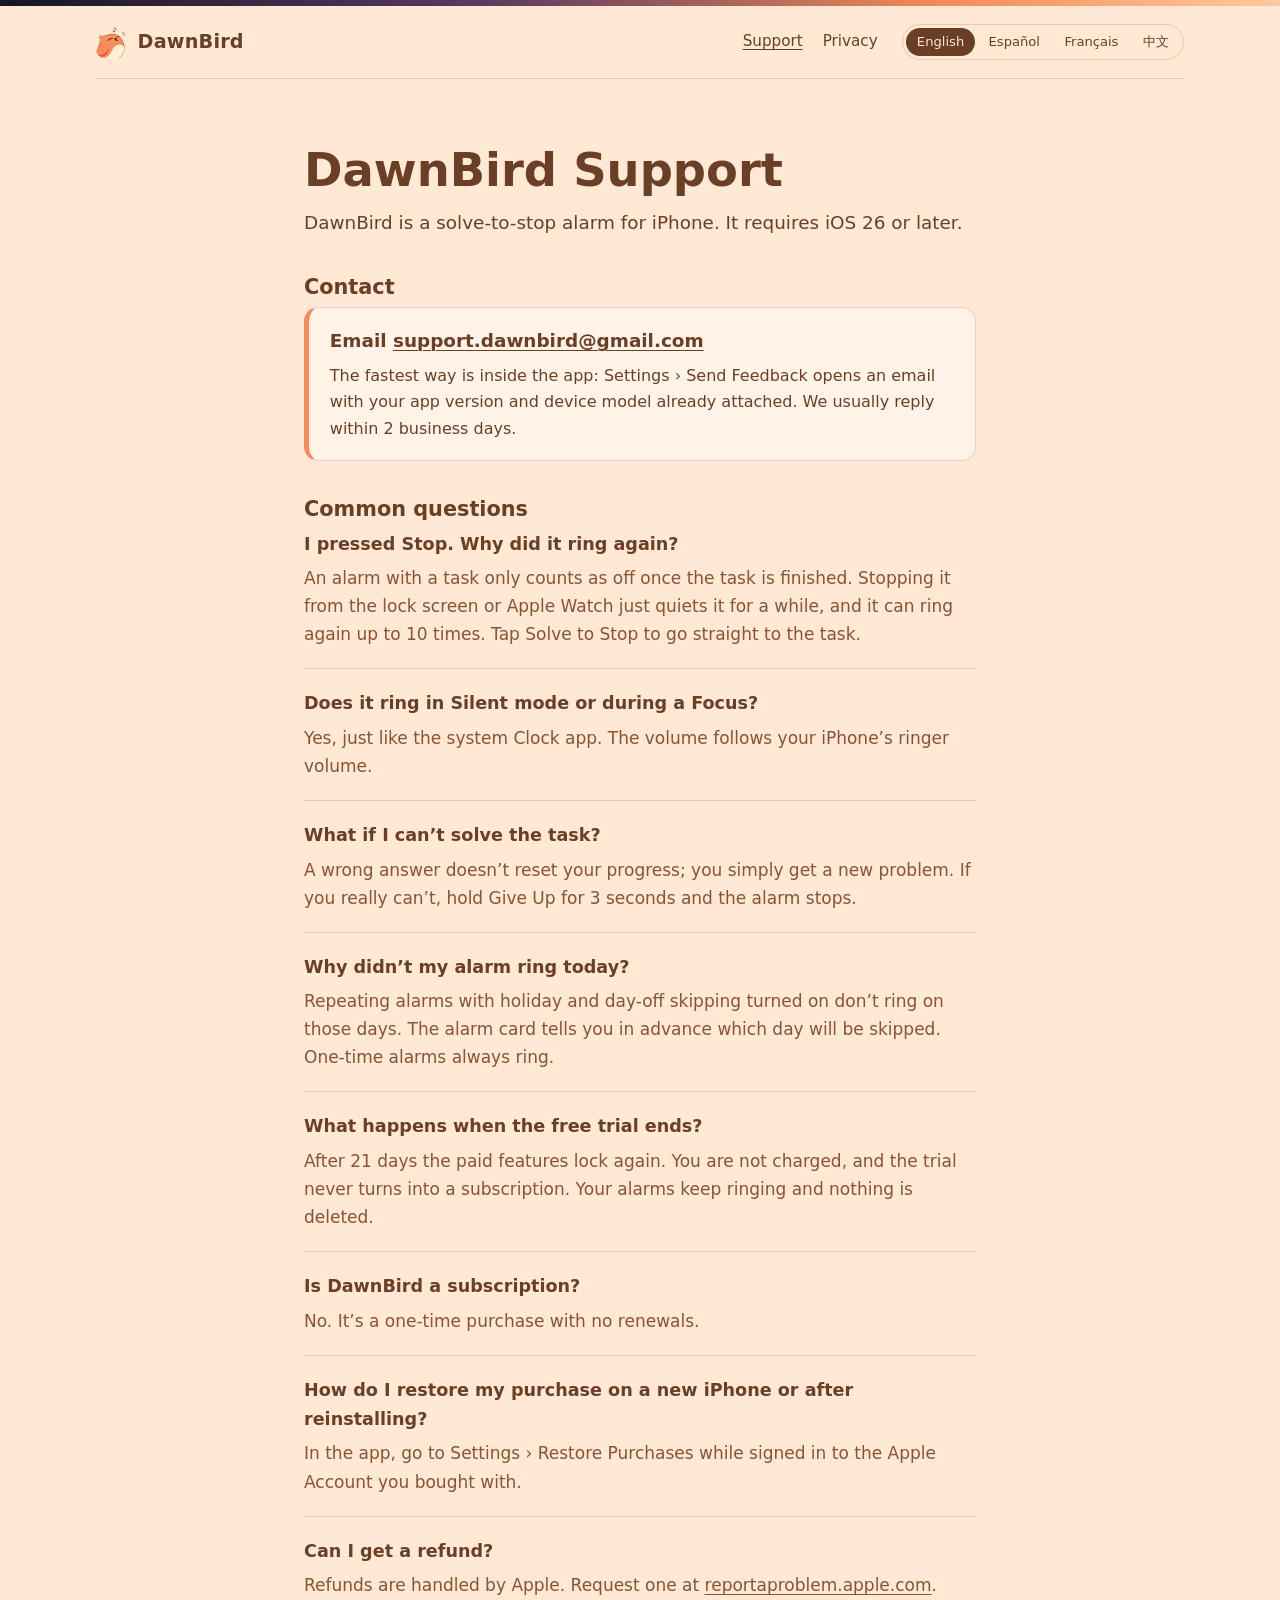
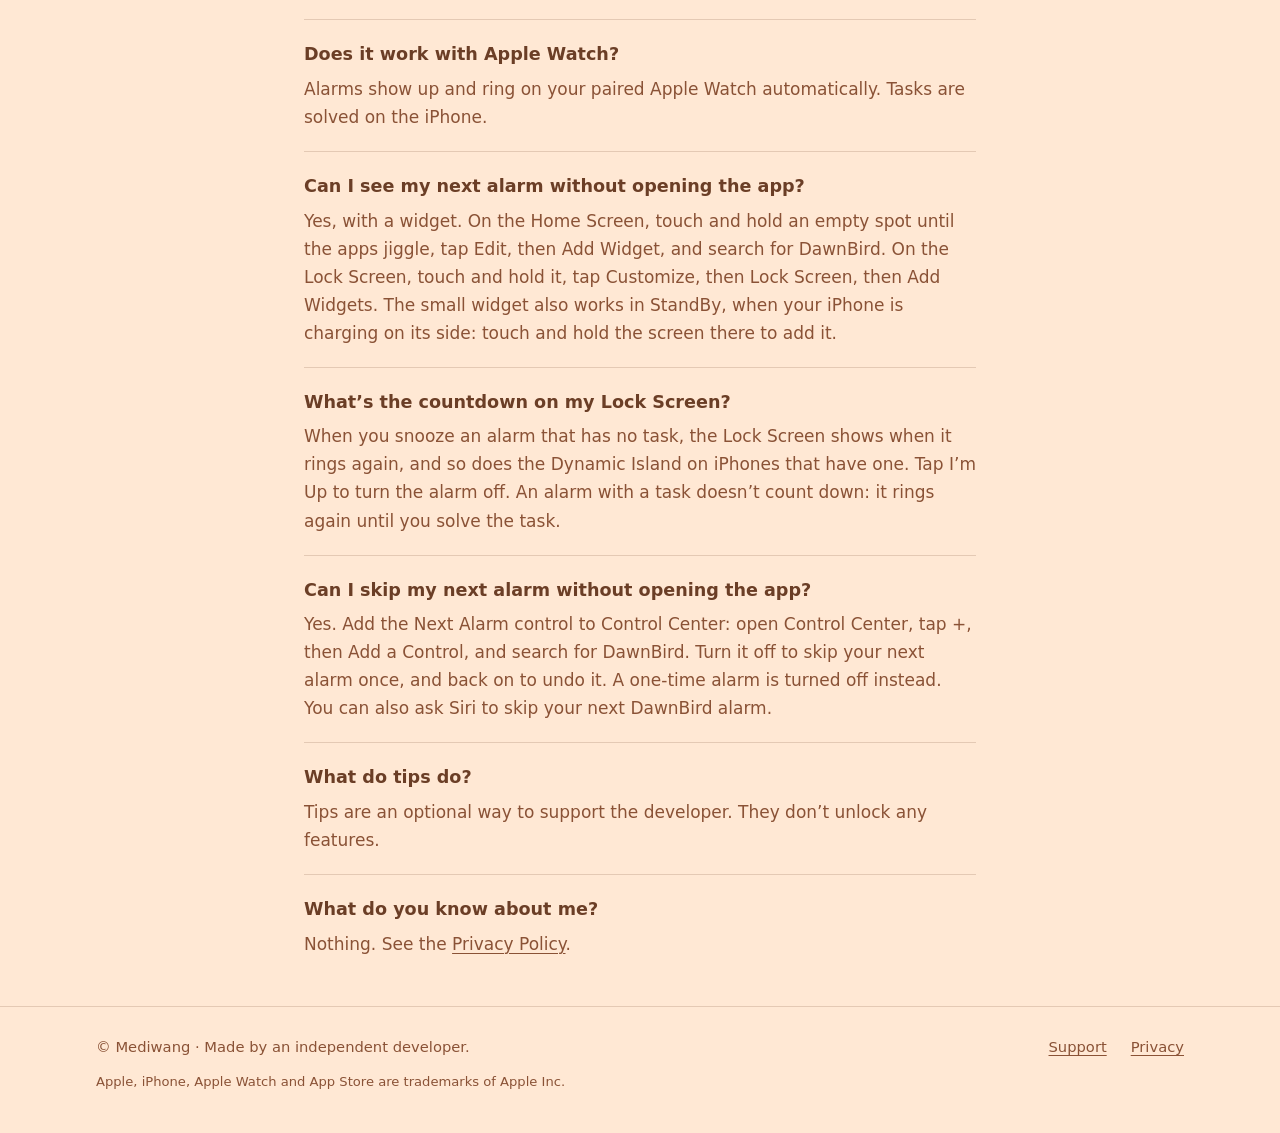
<file: dawnbird/support/index.html>
<!doctype html>
<html lang="en" data-lang="en" data-title-en="DawnBird Support" data-title-es="Ayuda de DawnBird" data-title-fr="Assistance DawnBird" data-title-zh="DawnBird 帮助">
<head>
<meta charset="utf-8">
<meta name="viewport" content="width=device-width, initial-scale=1">
<title>DawnBird Support</title>
<meta name="description" content="Help and contact for DawnBird, the gentle solve-to-stop alarm for iPhone.">
<meta name="theme-color" content="#FFE8D4" media="(prefers-color-scheme: light)">
<meta name="theme-color" content="#15142A" media="(prefers-color-scheme: dark)">
<link rel="icon" href="../assets/favicon.png">
<link rel="stylesheet" href="../assets/site.css">
<script src="../assets/site.js"></script>
</head>
<body class="page">
<a class="skip" href="#main"><span data-l="en" lang="en">Skip to content</span><span data-l="es" lang="es">Ir al contenido</span><span data-l="fr" lang="fr">Aller au contenu</span><span data-l="zh" lang="zh-Hans">跳到正文</span></a>
<div class="dawn-bar" aria-hidden="true"></div>
<header>
<div class="wrap top">
  <a class="brand" data-int href="../"><img src="../assets/logo.png" alt="" width="32" height="32" onerror="this.remove()">DawnBird</a>
  <nav class="nav" aria-label="Site"><a data-int href="../support/" aria-current="page"><span data-l="en" lang="en">Support</span><span data-l="es" lang="es">Ayuda</span><span data-l="fr" lang="fr">Assistance</span><span data-l="zh" lang="zh-Hans">帮助</span></a><a data-int href="../privacy/"><span data-l="en" lang="en">Privacy</span><span data-l="es" lang="es">Privacidad</span><span data-l="fr" lang="fr">Confidentialité</span><span data-l="zh" lang="zh-Hans">隐私</span></a></nav>
  <div class="langs" role="group" aria-label="Language"><a href="?lang=en" data-set-lang="en" lang="en" hreflang="en" aria-current="true">English</a><a href="?lang=es" data-set-lang="es" lang="es" hreflang="es">Español</a><a href="?lang=fr" data-set-lang="fr" lang="fr" hreflang="fr">Français</a><a href="?lang=zh" data-set-lang="zh" lang="zh-Hans" hreflang="zh-Hans">中文</a></div>
</div>
</header>
<main id="main" class="wrap-text">
<div data-l="en" lang="en">
  <h1>DawnBird Support</h1>
  <p class="lead">DawnBird is a solve-to-stop alarm for iPhone. It requires iOS 26 or later.</p>
  <h2>Contact</h2>
  <div class="callout"><p>Email <a href="mailto:support.dawnbird@gmail.com">support.dawnbird@gmail.com</a></p><p class="plain">The fastest way is inside the app: Settings › Send Feedback opens an email with your app version and device model already attached. We usually reply within 2 business days.</p></div>
  <h2>Common questions</h2>
  <dl class="faq">
    <div><dt>I pressed Stop. Why did it ring again?</dt><dd>An alarm with a task only counts as off once the task is finished. Stopping it from the lock screen or Apple Watch just quiets it for a while, and it can ring again up to 10 times. Tap Solve to Stop to go straight to the task.</dd></div>
    <div><dt>Does it ring in Silent mode or during a Focus?</dt><dd>Yes, just like the system Clock app. The volume follows your iPhone’s ringer volume.</dd></div>
    <div><dt>What if I can’t solve the task?</dt><dd>A wrong answer doesn’t reset your progress; you simply get a new problem. If you really can’t, hold Give Up for 3 seconds and the alarm stops.</dd></div>
    <div><dt>Why didn’t my alarm ring today?</dt><dd>Repeating alarms with holiday and day-off skipping turned on don’t ring on those days. The alarm card tells you in advance which day will be skipped. One-time alarms always ring.</dd></div>
    <div><dt>What happens when the free trial ends?</dt><dd>After 21 days the paid features lock again. You are not charged, and the trial never turns into a subscription. Your alarms keep ringing and nothing is deleted.</dd></div>
    <div><dt>Is DawnBird a subscription?</dt><dd>No. It’s a one-time purchase with no renewals.</dd></div>
    <div><dt>How do I restore my purchase on a new iPhone or after reinstalling?</dt><dd>In the app, go to Settings › Restore Purchases while signed in to the Apple Account you bought with.</dd></div>
    <div><dt>Can I get a refund?</dt><dd>Refunds are handled by Apple. Request one at <a href="https://reportaproblem.apple.com">reportaproblem.apple.com</a>.</dd></div>
    <div><dt>Does it work with Apple Watch?</dt><dd>Alarms show up and ring on your paired Apple Watch automatically. Tasks are solved on the iPhone.</dd></div>
    <div><dt>Can I see my next alarm without opening the app?</dt><dd>Yes, with a widget. On the Home Screen, touch and hold an empty spot until the apps jiggle, tap Edit, then Add Widget, and search for DawnBird. On the Lock Screen, touch and hold it, tap Customize, then Lock Screen, then Add Widgets. The small widget also works in StandBy, when your iPhone is charging on its side: touch and hold the screen there to add it.</dd></div>
    <div><dt>What’s the countdown on my Lock Screen?</dt><dd>When you snooze an alarm that has no task, the Lock Screen shows when it rings again, and so does the Dynamic Island on iPhones that have one. Tap I’m Up to turn the alarm off. An alarm with a task doesn’t count down: it rings again until you solve the task.</dd></div>
    <div><dt>Can I skip my next alarm without opening the app?</dt><dd>Yes. Add the Next Alarm control to Control Center: open Control Center, tap +, then Add a Control, and search for DawnBird. Turn it off to skip your next alarm once, and back on to undo it. A one-time alarm is turned off instead. You can also ask Siri to skip your next DawnBird alarm.</dd></div>
    <div><dt>What do tips do?</dt><dd>Tips are an optional way to support the developer. They don’t unlock any features.</dd></div>
    <div><dt>What do you know about me?</dt><dd>Nothing. See the <a data-int href="../privacy/">Privacy Policy</a>.</dd></div>
  </dl>
</div>
<div data-l="es" lang="es">
  <h1>Ayuda de DawnBird</h1>
  <p class="lead">DawnBird es una alarma para iPhone que se apaga resolviendo una tarea. Requiere iOS 26 o posterior.</p>
  <h2>Contacto</h2>
  <div class="callout"><p>Escríbenos a <a href="mailto:support.dawnbird@gmail.com">support.dawnbird@gmail.com</a></p><p class="plain">La forma más rápida es desde la app: Settings › Send Feedback abre un correo que ya incluye la versión de la app y el modelo de tu dispositivo. Normalmente respondemos en un plazo de 2 días hábiles.</p></div>
  <h2>Preguntas frecuentes</h2>
  <dl class="faq">
    <div><dt>Pulsé Stop. ¿Por qué volvió a sonar?</dt><dd>Una alarma con tarea solo se considera apagada cuando terminas la tarea. Detenerla desde la pantalla de bloqueo o el Apple Watch solo la silencia un rato, y puede volver a sonar hasta 10 veces. Toca Solve to Stop para ir directo a la tarea.</dd></div>
    <div><dt>¿Suena en modo Silencio o con un modo de concentración activo?</dt><dd>Sí, igual que la app Reloj del sistema. El volumen sigue el volumen del timbre de tu iPhone.</dd></div>
    <div><dt>¿Qué pasa si no puedo resolver la tarea?</dt><dd>Una respuesta incorrecta no reinicia tu progreso; simplemente recibes un problema nuevo. Si de verdad no puedes, mantén pulsado Give Up durante 3 segundos y la alarma se detiene.</dd></div>
    <div><dt>¿Por qué no sonó mi alarma hoy?</dt><dd>Las alarmas repetidas que tienen activada la opción de omitir días festivos y días libres no suenan esos días. La tarjeta de la alarma te avisa con anticipación qué día se omitirá. Las alarmas de una sola vez siempre suenan.</dd></div>
    <div><dt>¿Qué pasa cuando termina la prueba gratuita?</dt><dd>Después de 21 días, las funciones de pago se vuelven a bloquear. No se te cobra nada y la prueba nunca se convierte en suscripción. Tus alarmas siguen sonando y no se borra nada.</dd></div>
    <div><dt>¿DawnBird es una suscripción?</dt><dd>No. Es una compra única, sin renovaciones.</dd></div>
    <div><dt>¿Cómo restauro mi compra en un iPhone nuevo o después de reinstalar?</dt><dd>En la app, ve a Settings › Restore Purchases con la sesión iniciada en la cuenta de Apple con la que compraste.</dd></div>
    <div><dt>¿Puedo pedir un reembolso?</dt><dd>Los reembolsos los gestiona Apple. Solicítalo en <a href="https://reportaproblem.apple.com">reportaproblem.apple.com</a>.</dd></div>
    <div><dt>¿Funciona con Apple Watch?</dt><dd>Las alarmas aparecen y suenan automáticamente en tu Apple Watch enlazado. Las tareas se resuelven en el iPhone.</dd></div>
    <div><dt>¿Puedo ver mi próxima alarma sin abrir la app?</dt><dd>Sí, con un widget. En la pantalla de inicio, mantén presionado un espacio vacío hasta que las apps se muevan, toca Editar, luego Agregar widget y busca DawnBird. En la pantalla bloqueada, mantenla presionada, toca Personalizar, luego Pantalla bloqueada y luego Agregar widgets. El widget pequeño también funciona en En espera, cuando el iPhone se carga de lado: mantén presionada la pantalla para agregarlo ahí.</dd></div>
    <div><dt>¿Qué es la cuenta regresiva en mi pantalla bloqueada?</dt><dd>Cuando tocas Posponer en una alarma sin tarea, la pantalla bloqueada muestra cuándo vuelve a sonar, y también la Dynamic Island en los iPhone que la tienen. Toca Ya me levanté para apagar la alarma. Una alarma con tarea no tiene cuenta regresiva: vuelve a sonar hasta que resuelvas la tarea.</dd></div>
    <div><dt>¿Puedo omitir mi próxima alarma sin abrir la app?</dt><dd>Sí. Agrega el control Próxima alarma al centro de control: abre el centro de control, toca +, luego Agregar un control y busca DawnBird. Desactívalo para omitir tu próxima alarma una vez, y vuelve a activarlo para deshacerlo. Una alarma de una sola vez, en cambio, se desactiva. También puedes pedirle a Siri que omita tu próxima alarma de DawnBird.</dd></div>
    <div><dt>¿Para qué sirven las propinas?</dt><dd>Las propinas son una forma opcional de apoyar al desarrollador. No desbloquean ninguna función.</dd></div>
    <div><dt>¿Qué saben de mí?</dt><dd>Nada. Consulta la <a data-int href="../privacy/">Política de privacidad</a>.</dd></div>
  </dl>
</div>
<div data-l="fr" lang="fr">
  <h1>Assistance DawnBird</h1>
  <p class="lead">DawnBird est un réveil pour iPhone qui ne s’arrête qu’une fois un défi résolu. Il nécessite iOS 26 ou une version ultérieure.</p>
  <h2>Nous joindre</h2>
  <div class="callout"><p>Écrivez-nous à <a href="mailto:support.dawnbird@gmail.com">support.dawnbird@gmail.com</a></p><p class="plain">Le plus rapide est de passer par l’app : Réglages › Envoyer un avis ouvre un courriel qui contient déjà la version de l’app et le modèle de votre appareil. Nous répondons généralement dans un délai de 2 jours ouvrables.</p></div>
  <h2>Questions fréquentes</h2>
  <dl class="faq">
    <div><dt>J’ai touché Arrêter. Pourquoi a-t-elle sonné de nouveau ?</dt><dd>Une alarme avec un défi ne s’arrête qu’une fois le défi résolu. L’arrêter depuis l’écran verrouillé ou l’Apple Watch ne fait que la mettre en sourdine un moment, et elle peut sonner de nouveau jusqu’à 10 fois. Touchez Résoudre pour arrêter pour accéder directement au défi.</dd></div>
    <div><dt>Sonnera-t-elle en mode silencieux ou avec Concentration ?</dt><dd>Oui, comme l’app Horloge du système. Le volume suit celui de la sonnerie de votre iPhone.</dd></div>
    <div><dt>Et si je n’arrive pas à le résoudre ?</dt><dd>Une mauvaise réponse n’efface pas votre progression ; vous recevez simplement une nouvelle opération. Si vous n’y arrivez vraiment pas, maintenez Abandonner pendant 3 secondes et l’alarme s’arrête.</dd></div>
    <div><dt>Pourquoi mon alarme n’a-t-elle pas sonné aujourd’hui ?</dt><dd>Les alarmes récurrentes réglées sur Sauter fériés et congés restent silencieuses les jours fériés et les congés. La carte de l’alarme indique à l’avance quel jour sera sauté. Les alarmes uniques sonnent toujours.</dd></div>
    <div><dt>Que se passe-t-il à la fin de l’essai gratuit ?</dt><dd>Après 21 jours, les fonctionnalités payantes se verrouillent à nouveau. Rien ne vous est facturé et l’essai ne se transforme jamais en abonnement. Vos alarmes continuent de sonner et rien n’est supprimé.</dd></div>
    <div><dt>DawnBird est-il un abonnement ?</dt><dd>Non. C’est un achat unique, sans renouvellement.</dd></div>
    <div><dt>Comment restaurer mon achat sur un nouvel iPhone ou après une réinstallation ?</dt><dd>Dans l’app, allez dans Réglages › Restaurer les achats en étant connecté au compte Apple utilisé pour l’achat.</dd></div>
    <div><dt>Puis-je obtenir un remboursement ?</dt><dd>Les remboursements sont gérés par Apple. Faites votre demande sur <a href="https://reportaproblem.apple.com">reportaproblem.apple.com</a>.</dd></div>
    <div><dt>Fonctionne-t-elle avec l’Apple Watch ?</dt><dd>Les alarmes s’affichent et sonnent automatiquement sur votre Apple Watch jumelée. Le défi se résout sur l’iPhone.</dd></div>
    <div><dt>Puis-je voir ma prochaine alarme sans ouvrir l’app ?</dt><dd>Oui, avec un widget. Sur l’écran d’accueil, maintenez le doigt sur un espace vide jusqu’à ce que les apps tremblent, touchez Modifier, puis Ajouter un widget, et cherchez DawnBird. Sur l’écran verrouillé, maintenez le doigt dessus, touchez Personnaliser, puis Écran verrouillé, puis Ajouter des widgets. Le petit widget fonctionne aussi en mode veille, quand l’iPhone se recharge posé sur le côté : maintenez le doigt sur l’écran pour l’y ajouter.</dd></div>
    <div><dt>Qu’est-ce que le compte à rebours sur mon écran verrouillé ?</dt><dd>Quand vous touchez Rappel pour une alarme sans défi, l’écran verrouillé indique quand elle sonnera de nouveau, tout comme la Dynamic Island sur les iPhone qui en ont une. Touchez Je suis debout pour éteindre l’alarme. Une alarme avec un défi n’a pas de compte à rebours : elle sonne de nouveau jusqu’à ce que vous résolviez le défi.</dd></div>
    <div><dt>Puis-je sauter ma prochaine alarme sans ouvrir l’app ?</dt><dd>Oui. Ajoutez la commande Prochaine alarme au centre de contrôle : ouvrez le centre de contrôle, touchez +, puis Ajouter une commande, et cherchez DawnBird. Désactivez-la pour sauter votre prochaine alarme une fois, et réactivez-la pour annuler. Une alarme unique est désactivée à la place. Vous pouvez aussi demander à Siri de sauter votre prochaine alarme DawnBird.</dd></div>
    <div><dt>À quoi servent les pourboires ?</dt><dd>Les pourboires sont une façon facultative de soutenir le développeur. Ils ne débloquent rien.</dd></div>
    <div><dt>Que savez-vous de moi ?</dt><dd>Rien. Consultez la <a data-int href="../privacy/">Politique de confidentialité</a>.</dd></div>
  </dl>
</div>
<div data-l="zh" lang="zh-Hans">
  <h1>DawnBird 帮助</h1>
  <p class="lead">DawnBird 是 iPhone 上的做题闹钟，需要 iOS 26 或更新版本。</p>
  <h2>联系我们</h2>
  <div class="callout"><p>发邮件到 <a href="mailto:support.dawnbird@gmail.com">support.dawnbird@gmail.com</a></p><p class="plain">最快的方式是在 App 内点 Settings › Send Feedback，邮件会自动附上 App 版本和机型。一般 2 个工作日内回复。</p></div>
  <h2>常见问题</h2>
  <dl class="faq">
    <div><dt>按了停止，为什么又响？</dt><dd>带任务的闹钟要做完题才算关。在锁屏或 Apple Watch 上按停只会安静一会儿，最多再响 10 次。点 Solve to Stop 可以直接进入题目。</dd></div>
    <div><dt>静音模式和专注模式下会响吗？</dt><dd>会，和系统时钟一样。音量跟随 iPhone 的铃声音量。</dd></div>
    <div><dt>做不出来怎么办？</dt><dd>答错不会清零，只会换一道新题。实在做不出来，长按 Give Up 3 秒即可停止。</dd></div>
    <div><dt>今天闹钟为什么没响？</dt><dd>开启了「跳过节假日和休息日」的重复闹钟在这些日子不响，闹钟卡片上会提前写明。一次性闹钟永远照常响。</dd></div>
    <div><dt>试用到期会怎样？</dt><dd>21 天后付费功能会重新锁上。不会扣费，也不会变成订阅。闹钟照常响，什么都不会删除。</dd></div>
    <div><dt>这是订阅吗？</dt><dd>不是。一次买断，没有续费。</dd></div>
    <div><dt>换手机或重装后怎么恢复购买？</dt><dd>在 App 内进入 Settings › Restore Purchases，并确保登录的是购买时使用的 Apple 账户。</dd></div>
    <div><dt>可以退款吗？</dt><dd>退款由 Apple 处理，请在 <a href="https://reportaproblem.apple.com">reportaproblem.apple.com</a> 申请。</dd></div>
    <div><dt>Apple Watch 能用吗？</dt><dd>闹钟会自动出现在已配对的 Apple Watch 上并响铃；做题需要在 iPhone 上完成。</dd></div>
    <div><dt>不打开 App 也能看到下一个闹钟吗？</dt><dd>可以，用小组件。在主屏幕上，按住空白处直到 App 开始晃动，轻点「编辑」，再轻点「添加小组件」，然后搜索 DawnBird。在锁屏上，按住屏幕，轻点「自定」，再轻点「锁定屏幕」和「添加小组件」。小号小组件也能放进待机显示：iPhone 横放充电时，按住屏幕即可添加。</dd></div>
    <div><dt>锁屏上的倒计时是什么？</dt><dd>没有任务的闹钟，在你轻点「稍后提醒」后，锁屏会显示它几点再响；有灵动岛的 iPhone 上，灵动岛也会显示。轻点「我醒了」即可关闭闹钟。带任务的闹钟没有倒计时，会一直再响，直到你解完题。</dd></div>
    <div><dt>不打开 App 也能跳过下一个闹钟吗？</dt><dd>可以。把「下一个闹钟」控制添加到控制中心：打开控制中心，轻点「+」，再轻点「添加控制」，然后搜索 DawnBird。关闭它即可跳过下一次响铃，再打开就撤销。一次性闹钟则会直接关闭。你也可以让 Siri 跳过下一个 DawnBird 闹钟。</dd></div>
    <div><dt>打赏有什么用？</dt><dd>打赏是支持开发者的一种自愿方式，不会解锁任何功能。</dd></div>
    <div><dt>你们知道我什么？</dt><dd>什么都不知道。请看<a data-int href="../privacy/">隐私政策</a>。</dd></div>
  </dl>
</div>
</main>
<footer class="foot">
  <div class="wrap">
    <div class="row">
      <p>© Mediwang · <span data-l="en" lang="en">Made by an independent developer.</span><span data-l="es" lang="es">Hecha por un desarrollador independiente.</span><span data-l="fr" lang="fr">Créée par un développeur indépendant.</span><span data-l="zh" lang="zh-Hans">由独立开发者制作。</span></p>
      <a data-int href="../support/"><span data-l="en" lang="en">Support</span><span data-l="es" lang="es">Ayuda</span><span data-l="fr" lang="fr">Assistance</span><span data-l="zh" lang="zh-Hans">帮助</span></a>
      <a data-int href="../privacy/"><span data-l="en" lang="en">Privacy</span><span data-l="es" lang="es">Privacidad</span><span data-l="fr" lang="fr">Confidentialité</span><span data-l="zh" lang="zh-Hans">隐私</span></a>
    </div>
    <p class="legal"><span data-l="en" lang="en">Apple, iPhone, Apple Watch and App Store are trademarks of Apple Inc.</span><span data-l="es" lang="es">Apple, iPhone, Apple Watch y App Store son marcas comerciales de Apple Inc.</span><span data-l="fr" lang="fr">Apple, iPhone, Apple Watch et App Store sont des marques de commerce d’Apple Inc.</span><span data-l="zh" lang="zh-Hans">Apple、iPhone、Apple Watch 和 App Store 是 Apple Inc. 的商标。</span></p>
  </div>
</footer>
</body>
</html>
</file>
<file: dawnbird/assets/site.css>
/* DawnBird site styles.
   Brand colors: peach #FFE8D4 (day), night sky #15142A, brown text #6B3E26 / #8A5236,
   coral #F48C57 (decoration only, never text). System fonts only, no third-party requests. */

:root {
  --bg: #FFE8D4;
  --surface: #FFF3E7;
  --ink: #6B3E26;
  --ink-soft: #8A5236;
  --line: rgba(107, 62, 38, 0.18);
  --coral: #F48C57;
  --night: #15142A;
  --night-ink: #FFE8D4;
  --night-soft: #B9B3D9;
  --sky-low: #FFC9A0;
  --round: ui-rounded, "SF Pro Rounded", "Hiragino Maru Gothic ProN", "Arial Rounded MT Bold",
    -apple-system, "PingFang SC", "Microsoft YaHei", system-ui, sans-serif;
  --text: -apple-system, BlinkMacSystemFont, "SF Pro Text", "Segoe UI", "PingFang SC",
    "Hiragino Sans GB", "Microsoft YaHei", system-ui, sans-serif;
  color-scheme: light dark;
}

@media (prefers-color-scheme: dark) {
  :root {
    --bg: #15142A;
    --surface: #1F1D3A;
    --ink: #FFE8D4;
    --ink-soft: #B9B3D9;
    --line: rgba(185, 179, 217, 0.22);
    --sky-low: #F48C57;
  }
}

* { box-sizing: border-box; }

html { -webkit-text-size-adjust: 100%; scroll-behavior: smooth; }

body {
  margin: 0;
  background: var(--bg);
  color: var(--ink);
  font-family: var(--text);
  font-size: 1.0625rem;
  line-height: 1.65;
}

/* ---------- Language switching ----------
   Every translated element carries data-l="en|es|fr|zh".
   <html data-lang="…"> decides which one shows. English is the no-JavaScript default. */
html[data-lang="en"] [data-l]:not([data-l="en"]),
html[data-lang="es"] [data-l]:not([data-l="es"]),
html[data-lang="fr"] [data-l]:not([data-l="fr"]),
html[data-lang="zh"] [data-l]:not([data-l="zh"]) { display: none !important; }

/* ---------- Shared pieces ---------- */
a { color: inherit; text-decoration-thickness: 1px; text-underline-offset: 0.18em; }
a:hover { text-decoration-thickness: 2px; }
a:focus-visible, button:focus-visible {
  outline: 2px solid var(--coral);
  outline-offset: 3px;
  border-radius: 6px;
}

h1, h2, h3 { font-family: var(--round); font-weight: 600; line-height: 1.2; margin: 0; }

.wrap { width: min(100% - 2.5rem, 68rem); margin-inline: auto; }
.wrap-text { width: min(100% - 2.5rem, 42rem); margin-inline: auto; }

.skip {
  position: absolute; left: -999px; top: 0;
  background: var(--ink); color: var(--bg); padding: 0.5rem 0.9rem; border-radius: 0 0 8px 0;
}
.skip:focus { left: 0; z-index: 10; }

/* ---------- Header ---------- */
.top {
  display: flex; flex-wrap: wrap; align-items: center; gap: 0.6rem 1.5rem;
  padding-block: 1.1rem;
}
.brand {
  display: inline-flex; align-items: center; gap: 0.6rem;
  font-family: var(--round); font-weight: 600; font-size: 1.2rem; letter-spacing: 0.01em;
  text-decoration: none; margin-right: auto;
}
.brand img { width: 2rem; height: 2rem; border-radius: 0.55rem; display: block; }
.nav { display: flex; gap: 1.25rem; font-size: 0.95rem; }
.nav a { text-decoration: none; }
.nav a:hover, .nav a[aria-current="page"] { text-decoration: underline; }

.langs {
  display: inline-flex; padding: 3px; gap: 2px;
  border: 1px solid var(--line); border-radius: 999px;
  font-size: 0.82rem;
}
.langs a {
  text-decoration: none; padding: 0.22rem 0.7rem; border-radius: 999px; white-space: nowrap;
}
.langs a[aria-current="true"] { background: var(--ink); color: var(--bg); }

/* ---------- Home: dawn hero ---------- */
.home .hero {
  position: relative; overflow: hidden; isolation: isolate;
  color: var(--night-ink);
  background:
    radial-gradient(1px 1px at 12% 18%, #fff 50%, transparent 51%),
    radial-gradient(1.5px 1.5px at 31% 9%, #fff 50%, transparent 51%),
    radial-gradient(1px 1px at 47% 24%, #fff 50%, transparent 51%),
    radial-gradient(1.5px 1.5px at 66% 12%, #fff 50%, transparent 51%),
    radial-gradient(1px 1px at 83% 21%, #fff 50%, transparent 51%),
    radial-gradient(1px 1px at 92% 7%, #fff 50%, transparent 51%),
    linear-gradient(180deg, #15142A 0%, #262144 34%, #5B3B5E 58%, #C56C5A 78%, #F48C57 90%, var(--sky-low) 100%);
}
.home .hero .top { --line: rgba(255, 232, 212, 0.3); --ink: #FFE8D4; --bg: #15142A; }
.hero-body { padding: clamp(3rem, 9vw, 6.5rem) 0 clamp(9rem, 22vw, 15rem); max-width: 34rem; }
.hero h1 { font-size: clamp(2.6rem, 8vw, 4.75rem); letter-spacing: -0.01em; }
.hero-icon {
  display: block; width: clamp(4.5rem, 12vw, 6rem); height: clamp(4.5rem, 12vw, 6rem);
  border-radius: 22%; margin-bottom: 1.25rem; box-shadow: 0 0.75rem 2rem rgba(0, 0, 0, 0.35);
}
.hero .slogan {
  font-family: var(--round); font-weight: 600;
  font-size: clamp(1.35rem, 3.6vw, 2rem); margin: 0.4rem 0 1.1rem;
}
.hero .lede { margin: 0 0 1.75rem; color: #F3DCCF; font-size: 1.125rem; }
.hero .req { margin: 1rem 0 0; font-size: 0.9rem; color: #D9C7CF; }

.cta {
  display: inline-block; text-decoration: none;
  font-family: var(--round); font-weight: 600;
  background: #FFE8D4; color: #15142A;
  padding: 0.8rem 1.5rem; border-radius: 999px;
}
.cta:hover { background: #fff; }
.cta[aria-disabled="true"] {
  background: transparent; color: #FFE8D4; border: 1px solid rgba(255, 232, 212, 0.55); cursor: default;
}
html:not(.store-pending) .cta-soon, html.store-pending .cta-live { display: none !important; }

/* The sun sits on the horizon where the sky meets the page. */
.sun {
  position: absolute; z-index: -1;
  left: 72%; bottom: 0;
  width: clamp(13rem, 34vw, 26rem); aspect-ratio: 1;
  transform: translate(-50%, 50%);
  border-radius: 50%;
  background: radial-gradient(circle at 50% 42%, #FFF1DD 0%, #FFD7A6 38%, #F9A46C 72%, #F48C57 100%);
  box-shadow: 0 0 5rem 2rem rgba(255, 201, 160, 0.35);
  animation: rise 1.8s cubic-bezier(0.2, 0.7, 0.2, 1) both;
}
@keyframes rise { from { transform: translate(-50%, 82%); opacity: 0.4; } }
@media (max-width: 40rem) { .sun { left: 50%; } }
@media (prefers-reduced-motion: reduce) {
  .sun { animation: none; }
  html { scroll-behavior: auto; }
}

/* ---------- Home: content ---------- */
.intro { padding: clamp(2.5rem, 6vw, 4.5rem) 0 0; }
.intro p { font-size: clamp(1.15rem, 2.3vw, 1.4rem); line-height: 1.55; max-width: 44rem; margin: 0; }

.features { list-style: none; margin-block: 0; padding: clamp(2rem, 5vw, 3.5rem) 0; }
.features li {
  display: grid; grid-template-columns: 5.5rem 1fr; gap: 0 1.5rem;
  padding: 1.9rem 0; border-top: 1px solid var(--line);
}
.features li:last-child { border-bottom: 1px solid var(--line); }
.features .num {
  font-family: var(--round); font-weight: 600; font-size: 3rem; line-height: 1;
  color: transparent; -webkit-text-stroke: 1.5px var(--coral);
}
.features h2 { font-size: 1.45rem; margin-bottom: 0.4rem; }
.features p { margin: 0; color: var(--ink-soft); max-width: 40rem; }
@media (max-width: 34rem) {
  .features li { grid-template-columns: 1fr; }
  .features .num { font-size: 2.2rem; margin-bottom: 0.5rem; }
}

.pair { display: grid; gap: 1.25rem; grid-template-columns: repeat(auto-fit, minmax(17rem, 1fr)); padding-bottom: clamp(2.5rem, 6vw, 4.5rem); }
.card { background: var(--surface); border: 1px solid var(--line); border-radius: 1.4rem; padding: 1.75rem; }
.card h2 { font-size: 1.3rem; margin-bottom: 0.8rem; }
.card ul { margin: 0; padding-left: 1.15rem; }
.card li { margin: 0.35rem 0; }
.card li::marker { color: var(--coral); }
.card p { margin: 0 0 0.7rem; }
.card p:last-child { margin-bottom: 0; }
.card .quiet { color: var(--ink-soft); }

/* ---------- Text pages (support, privacy) ---------- */
.page .dawn-bar {
  height: 6px;
  background: linear-gradient(90deg, #15142A 0%, #5B3B5E 38%, #F48C57 74%, #FFC9A0 100%);
}
.page .top { border-bottom: 1px solid var(--line); }
.page main { padding: clamp(2rem, 6vw, 4rem) 0 3rem; }
.page h1 { font-size: clamp(2rem, 6vw, 2.9rem); margin-bottom: 0.6rem; }
.page .meta { color: var(--ink-soft); margin: 0 0 1.75rem; font-size: 0.95rem; }
.page h2 { font-size: 1.3rem; margin: 2.25rem 0 0.5rem; }
.page p { margin: 0 0 1rem; }
.page .lead { font-size: 1.15rem; }

.callout {
  background: var(--surface); border: 1px solid var(--line); border-left: 5px solid var(--coral);
  border-radius: 0.9rem; padding: 1.1rem 1.3rem; margin: 0 0 1.75rem;
  font-family: var(--round); font-weight: 600; font-size: 1.15rem;
}
.callout p { margin: 0; }
.callout .plain { font-family: var(--text); font-weight: 400; font-size: 1rem; margin-top: 0.4rem; }

.faq { margin: 0.5rem 0 0; }
.faq > div { padding-top: 1.25rem; margin-top: 1.25rem; border-top: 1px solid var(--line); }
.faq > div:first-child { border-top: 0; padding-top: 0; margin-top: 0; }
.faq dt { font-family: var(--round); font-weight: 600; font-size: 1.1rem; }
.faq dd { margin: 0.35rem 0 0; color: var(--ink-soft); }

.note { color: var(--ink-soft); font-size: 0.92rem; border-top: 1px solid var(--line); padding-top: 1.25rem; margin-top: 2.5rem; }

/* ---------- Footer ---------- */
.foot { border-top: 1px solid var(--line); padding: 1.75rem 0 2.5rem; font-size: 0.92rem; color: var(--ink-soft); }
.foot .row { display: flex; flex-wrap: wrap; gap: 0.5rem 1.5rem; align-items: baseline; }
.foot .row > :first-child { margin-right: auto; }
.foot p { margin: 0; }
.foot .legal { margin-top: 0.75rem; font-size: 0.82rem; }
</file>
